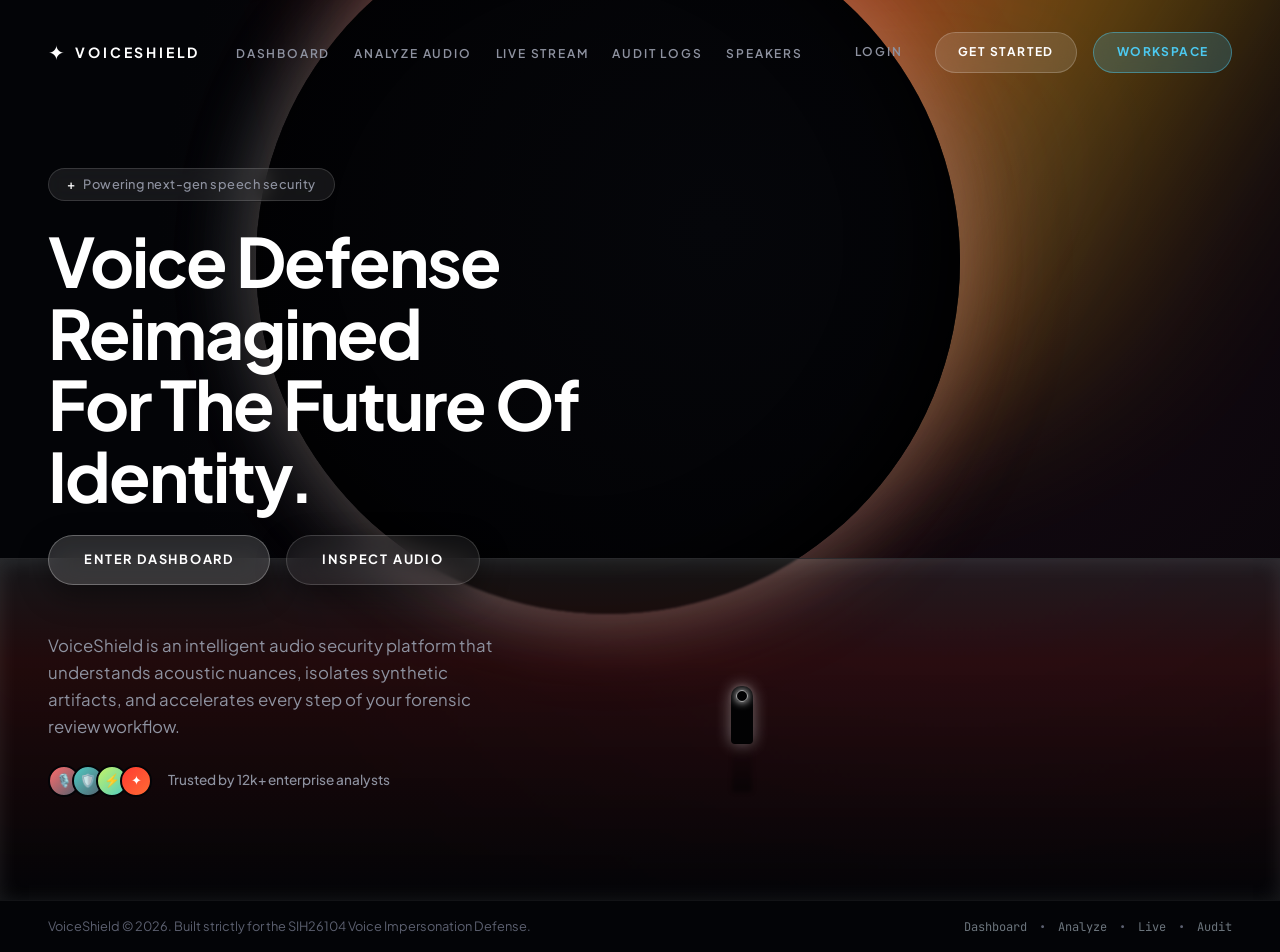
<file: frontend/index.html>
<!DOCTYPE html>
<html lang="en">
<head>
  <meta charset="UTF-8">
  <meta name="viewport" content="width=device-width, initial-scale=1.0">
  <title>VoiceShield — Voice Defense Reimagined</title>
  <meta name="description" content="Next-generation voice clone detection and forensic audio defense platform.">

  <!-- Typography & Icons -->
  <link rel="preconnect" href="https://fonts.googleapis.com">
  <link rel="preconnect" href="https://fonts.gstatic.com" crossorigin>
  <link href="https://fonts.googleapis.com/css2?family=Plus+Jakarta+Sans:wght@300;400;500;600;700;800&family=JetBrains+Mono:wght@400;500&display=swap" rel="stylesheet">
  <link rel="stylesheet" href="https://cdnjs.cloudflare.com/ajax/libs/font-awesome/6.5.1/css/all.min.css">

  <!-- Bootstrap 5 CSS -->
  <link href="https://cdn.jsdelivr.net/npm/bootstrap@5.3.3/dist/css/bootstrap.min.css" rel="stylesheet">

  <!-- Stylesheets -->
  <link rel="stylesheet" href="css/style.css">
  <link rel="stylesheet" href="css/responsive.css">
</head>
<body class="editorial-body">

  <!-- Top Navigation Bar -->
  <nav class="navbar navbar-expand-lg navbar-cinematic">
    <div class="container-fluid px-lg-5">
      <!-- Brand Link -->
      <a class="brand-link" href="index.html">
        <span class="brand-glyph">✦</span>
        <span class="brand-title">VOICESHIELD</span>
      </a>

      <button class="navbar-toggler border-0 text-white" type="button" data-bs-toggle="collapse" data-bs-target="#cinematicNav" aria-controls="cinematicNav" aria-expanded="false" aria-label="Toggle navigation">
        <i class="fa-solid fa-bars"></i>
      </button>

      <!-- Exact VoiceShield Workspace Routes -->
      <div class="collapse navbar-collapse" id="cinematicNav">
        <ul class="navbar-nav mx-auto align-items-center gap-4 my-3 my-lg-0">
          <li class="nav-item">
            <a class="nav-link-cinematic" href="dashboard.html">DASHBOARD</a>
          </li>
          <li class="nav-item">
            <a class="nav-link-cinematic" href="analyze.html">ANALYZE AUDIO</a>
          </li>
          <li class="nav-item">
            <a class="nav-link-cinematic" href="live-analysis.html">LIVE STREAM</a>
          </li>
          <li class="nav-item">
            <a class="nav-link-cinematic" href="history.html">AUDIT LOGS</a>
          </li>
          <li class="nav-item">
            <a class="nav-link-cinematic" href="speaker-profile.html">SPEAKERS</a>
          </li>
        </ul>

        <!-- Direct Authentication & Entry Actions -->
        <div class="d-flex align-items-center gap-3">
          <a class="btn-text-login" href="login.html">LOGIN</a>
          <a class="btn-cinematic-pill" href="register.html">GET STARTED</a>
          <a class="btn-cinematic-pill" href="dashboard.html" style="background: rgba(76, 201, 240, 0.2); border-color: rgba(76, 201, 240, 0.45); color: #4CC9F0 !important;">WORKSPACE</a>
        </div>
      </div>
    </div>
  </nav>

  <!-- Hero Stage -->
  <main class="hero-cinematic">
    
    <!-- Cosmic Aurora Background Canvas -->
    <div class="cosmic-canvas" aria-hidden="true">
      <div class="aurora-glow-red"></div>
      <div class="aurora-glow-cyan"></div>
      <div class="celestial-eclipse"></div>
      <div class="water-reflection-plane"></div>
      <div class="solitary-observer">
        <div class="observer-figure"></div>
        <div class="observer-reflection"></div>
      </div>
    </div>

    <!-- Foreground Content Column -->
    <div class="container-fluid px-lg-5 hero-content-layer">
      <div class="hero-copy-wrapper">
        
        <!-- Pill Header -->
        <div class="category-pill mb-4">
          <span class="pill-plus">+</span>
          <span>Powering next-gen speech security</span>
        </div>

        <!-- Editorial Display Headline -->
        <h1 class="hero-headline mb-4">
          Voice Defense Reimagined<br>
          For The Future Of<br>
          Identity.
        </h1>

        <!-- Primary Action Buttons directly opening core modules -->
        <div class="d-flex flex-wrap gap-3 mb-5">
          <a href="dashboard.html" class="btn-translucent-pill">
            <span>ENTER DASHBOARD</span>
          </a>
          <a href="analyze.html" class="btn-translucent-pill" style="background: rgba(255, 255, 255, 0.06); border-color: rgba(255, 255, 255, 0.16);">
            <span>INSPECT AUDIO</span>
          </a>
        </div>

        <!-- Description Paragraph -->
        <p class="hero-subtext mb-4">
          VoiceShield is an intelligent audio security platform that understands acoustic nuances, isolates synthetic artifacts, and accelerates every step of your forensic review workflow.
        </p>

        <!-- Social Proof Strip -->
        <div class="proof-strip">
          <div class="avatar-cluster">
            <span class="avatar-dot avatar-1">🎙️</span>
            <span class="avatar-dot avatar-2">🛡️</span>
            <span class="avatar-dot avatar-3">⚡</span>
            <span class="avatar-dot avatar-4">✦</span>
          </div>
          <span class="proof-label">Trusted by 12k+ enterprise analysts</span>
        </div>

      </div>
    </div>

  </main>

  <!-- Minimalist Sticky Footer -->
  <footer class="footer-cinematic py-3">
    <div class="container-fluid px-lg-5 d-flex flex-column flex-md-row justify-content-between align-items-center gap-2">
      <div class="brand-footer-text">
        VoiceShield &copy; 2026. Built strictly for the SIH26104 Voice Impersonation Defense.
      </div>
      <div class="footer-meta-links font-mono">
        <a href="dashboard.html" class="text-decoration-none text-secondary">Dashboard</a> &bull; 
        <a href="analyze.html" class="text-decoration-none text-secondary">Analyze</a> &bull; 
        <a href="live-analysis.html" class="text-decoration-none text-secondary">Live</a> &bull; 
        <a href="history.html" class="text-decoration-none text-secondary">Audit</a>
      </div>
    </div>
  </footer>

  <!-- Bootstrap 5 JavaScript Bundle -->
  <script src="https://cdn.jsdelivr.net/npm/bootstrap@5.3.3/dist/js/bootstrap.bundle.min.js"></script>

  <!-- Core Redirect Scripts -->
  <script src="js/config.js"></script>
  <script src="js/auth.js"></script>
  <script>
    // Auto-forward active analyst sessions
    if (typeof Auth !== 'undefined' && typeof Auth.isAuthenticated === 'function') {
      if (Auth.isAuthenticated()) {
        window.location.href = 'dashboard.html';
      }
    }
  </script>
</body>
</html>
</file>
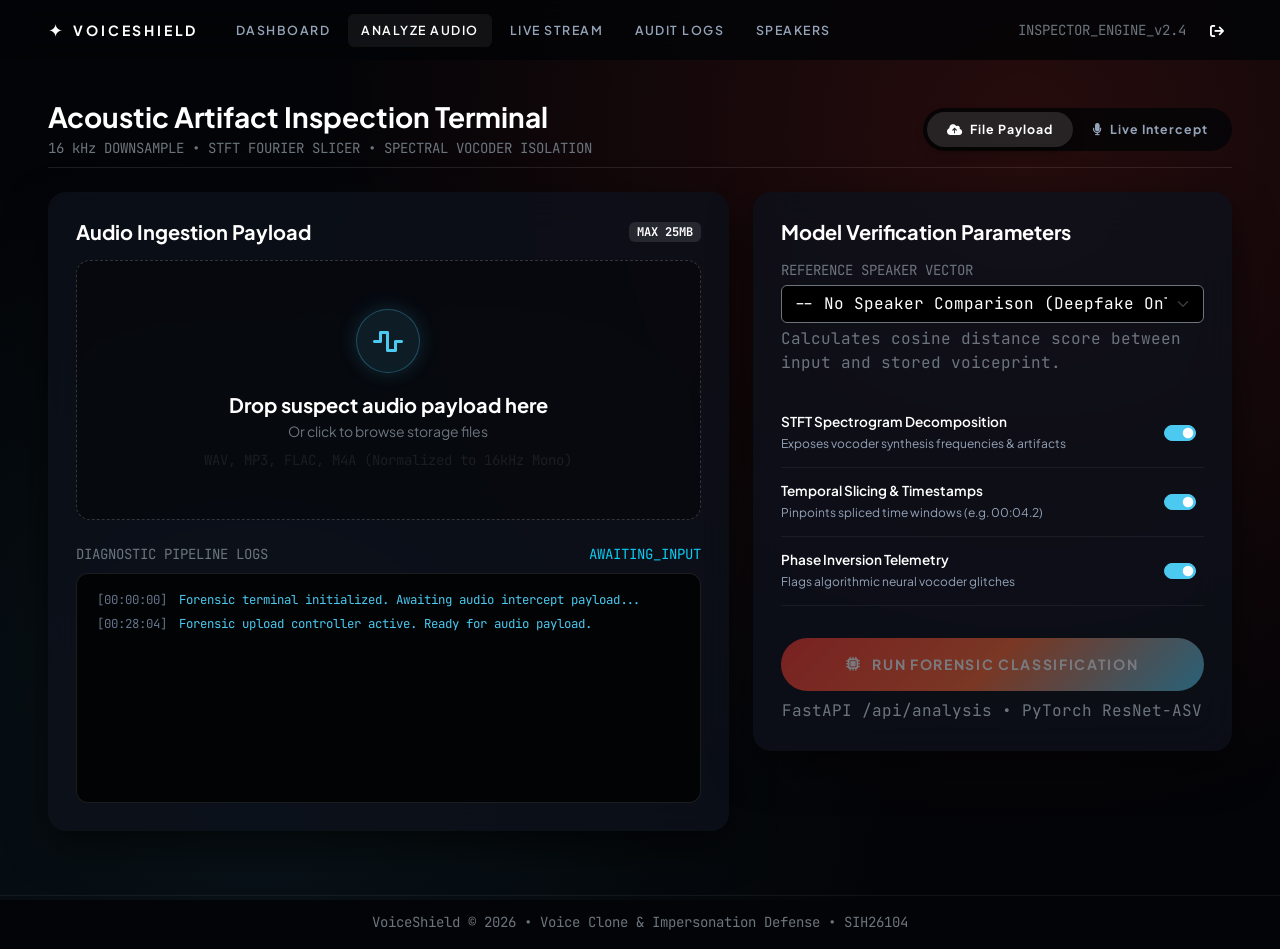
<file: frontend/analyze.html>
<!DOCTYPE html>
<html lang="en">
<head>
  <meta charset="UTF-8">
  <meta name="viewport" content="width=device-width, initial-scale=1.0">
  <title>Forensic Audio Analyzer — VoiceShield</title>
  <meta name="description" content="Acoustic artifact inspection and AI synthetic voice classifier terminal.">

  <!-- Typography & Icons -->
  <link rel="preconnect" href="https://fonts.googleapis.com">
  <link rel="preconnect" href="https://fonts.gstatic.com" crossorigin>
  <link href="https://fonts.googleapis.com/css2?family=Plus+Jakarta+Sans:wght@300;400;500;600;700;800&family=JetBrains+Mono:wght@400;500;600;700&display=swap" rel="stylesheet">
  <link rel="stylesheet" href="https://cdnjs.cloudflare.com/ajax/libs/font-awesome/6.5.1/css/all.min.css">

  <!-- Bootstrap 5 CSS -->
  <link href="https://cdn.jsdelivr.net/npm/bootstrap@5.3.3/dist/css/bootstrap.min.css" rel="stylesheet">

  <!-- External Stylesheets (Zero Inline CSS) -->
  <link rel="stylesheet" href="css/style.css">
  <link rel="stylesheet" href="css/analyze.css">
  <link rel="stylesheet" href="css/responsive.css">
</head>
<body class="editorial-body">

  <div class="analyzer-bg-canvas" aria-hidden="true"></div>

  <!-- Top App Navigation -->
  <header class="app-navbar">
    <div class="container-fluid px-lg-5 d-flex justify-content-between align-items-center">
      <div class="d-flex align-items-center gap-4">
        <a class="brand-link" href="index.html">
          <span class="brand-glyph">✦</span>
          <span class="brand-title">VOICESHIELD</span>
        </a>

        <nav class="d-none d-md-flex gap-1">
          <a class="nav-link-ws" href="dashboard.html">DASHBOARD</a>
          <a class="nav-link-ws active" href="analyze.html">ANALYZE AUDIO</a>
          <a class="nav-link-ws" href="live-analysis.html">LIVE STREAM</a>
          <a class="nav-link-ws" href="history.html">AUDIT LOGS</a>
          <a class="nav-link-ws" href="speaker-profile.html">SPEAKERS</a>
        </nav>
      </div>

      <div class="d-flex align-items-center gap-3">
        <span class="font-mono text-secondary small d-none d-sm-inline-block">INSPECTOR_ENGINE_v2.4</span>
        <button class="btn btn-sm btn-outline-secondary border-0 text-white" id="logoutBtn" title="Sign Out">
          <i class="fa-solid fa-arrow-right-from-bracket"></i>
        </button>
      </div>
    </div>
  </header>

  <!-- Main Analysis Stage -->
  <main class="analyzer-viewport">
    <div class="container-fluid px-lg-5">

      <!-- Header & Tab Controls -->
      <div class="d-flex flex-column flex-md-row justify-content-between align-items-start align-items-md-center gap-3 mb-4 pb-2 border-bottom border-white border-opacity-10">
        <div>
          <h1 class="h3 fw-bold mb-1">Acoustic Artifact Inspection Terminal</h1>
          <p class="text-secondary small mb-0 font-mono">16 kHz DOWNSAMPLE &bull; STFT FOURIER SLICER &bull; SPECTRAL VOCODER ISOLATION</p>
        </div>
        
        <div class="mode-tab-group">
          <button type="button" class="mode-tab-btn active" id="tabUploadBtn">
            <i class="fa-solid fa-cloud-arrow-up me-1"></i> File Payload
          </button>
          <button type="button" class="mode-tab-btn" id="tabRecordBtn">
            <i class="fa-solid fa-microphone me-1"></i> Live Intercept
          </button>
        </div>
      </div>

      <!-- Workbench Grid -->
      <div class="row g-4">
        
        <!-- Left: Audio Ingestion -->
        <div class="col-lg-7">
          <div class="glass-card">
            
            <div class="d-flex justify-content-between align-items-center mb-3">
              <h5 class="fw-bold mb-0">Audio Ingestion Payload</h5>
              <span class="badge bg-secondary bg-opacity-25 font-mono text-cyan small">MAX 25MB</span>
            </div>

            <!-- Upload Dropzone -->
            <div id="uploadContainer">
              <input type="file" id="audioFileInput" class="d-none" accept=".wav,.mp3,.flac,.m4a">
              <div class="dropzone-box" id="dropZone">
                <div class="upload-icon-circle">
                  <i class="fa-solid fa-wave-square"></i>
                </div>
                <h5 class="fw-bold mb-1">Drop suspect audio payload here</h5>
                <p class="text-secondary small mb-2">Or click to browse storage files</p>
                <div class="font-mono text-muted small">WAV, MP3, FLAC, M4A (Normalized to 16kHz Mono)</div>
              </div>
            </div>

            <!-- Live Mic Recorder Panel -->
            <div id="recordContainer" class="recorder-panel">
              <div class="mb-3">
                <button type="button" class="btn-record-mic" id="recordMicBtn">
                  <i class="fa-solid fa-microphone" id="recordIcon"></i>
                </button>
              </div>
              <h5 class="fw-bold mb-1" id="recordStatusTitle">Press to Record Microphone</h5>
              <div class="font-mono text-secondary small mb-3" id="recordTimer">00:00:00</div>
              <p class="text-secondary small max-w-sm mx-auto">
                Records lossless uncompressed mono audio directly from client workstation microphone input.
              </p>
            </div>

            <!-- Staged File Card -->
            <div class="staged-file-card" id="stagedFileCard">
              <div class="d-flex align-items-center gap-3 overflow-hidden">
                <i class="fa-solid fa-file-audio text-cyan fs-4"></i>
                <div class="overflow-hidden">
                  <div class="text-white fw-bold text-truncate font-mono" id="stagedFileName">sample.wav</div>
                  <div class="text-secondary small font-mono" id="stagedFileSize">0.00 MB</div>
                </div>
              </div>
              <div class="d-flex align-items-center gap-2">
                <audio id="audioPreview" controls class="d-none d-md-block audio-preview-bar"></audio>
                <button type="button" class="btn btn-sm btn-outline-danger border-0" id="clearStagedBtn" title="Remove file">
                  <i class="fa-solid fa-trash-can"></i>
                </button>
              </div>
            </div>

            <!-- Telemetry Output Console -->
            <div class="mt-4">
              <div class="d-flex justify-content-between align-items-center mb-2">
                <span class="font-mono text-secondary small text-uppercase">Diagnostic Pipeline Logs</span>
                <span class="font-mono text-info small" id="pipelineStatusBadge">AWAITING_INPUT</span>
              </div>
              <div class="terminal-console" id="terminalLog">
                <div class="terminal-line">
                  <span class="terminal-time">[00:00:00]</span>
                  <span>Forensic terminal initialized. Awaiting audio intercept payload...</span>
                </div>
              </div>
            </div>

          </div>
        </div>

        <!-- Right: Verification Parameters -->
        <div class="col-lg-5">
          <div class="glass-card">
            
            <h5 class="fw-bold mb-3">Model Verification Parameters</h5>

            <!-- Target Speaker Vector Selector -->
            <div class="mb-4">
              <label for="speakerSelect" class="font-mono text-secondary small text-uppercase mb-1 d-block">
                Reference Speaker Vector
              </label>
              <select id="speakerSelect" class="form-select bg-black text-white border-secondary font-mono">
                <option value="">-- No Speaker Comparison (Deepfake Only) --</option>
                <option value="spk_01">Satya Nadella [Enrolled: 2026-08-14]</option>
                <option value="spk_02">Tim Cook [Enrolled: 2026-07-29]</option>
                <option value="spk_03">Sam Altman [Enrolled: 2026-08-01]</option>
              </select>
              <div class="font-mono text-secondary text-xs mt-1">
                Calculates cosine distance score between input and stored voiceprint.
              </div>
            </div>

            <!-- Analysis Option Switches -->
            <div class="param-switch-row">
              <div>
                <div class="param-title">STFT Spectrogram Decomposition</div>
                <div class="param-caption">Exposes vocoder synthesis frequencies &amp; artifacts</div>
              </div>
              <div class="form-check form-switch m-0">
                <input class="form-check-input form-check-input-cyan" type="checkbox" id="paramSpectro" checked>
              </div>
            </div>

            <div class="param-switch-row">
              <div>
                <div class="param-title">Temporal Slicing &amp; Timestamps</div>
                <div class="param-caption">Pinpoints spliced time windows (e.g. 00:04.2)</div>
              </div>
              <div class="form-check form-switch m-0">
                <input class="form-check-input form-check-input-cyan" type="checkbox" id="paramTemporal" checked>
              </div>
            </div>

            <div class="param-switch-row">
              <div>
                <div class="param-title">Phase Inversion Telemetry</div>
                <div class="param-caption">Flags algorithmic neural vocoder glitches</div>
              </div>
              <div class="form-check form-switch m-0">
                <input class="form-check-input form-check-input-cyan" type="checkbox" id="paramPhase" checked>
              </div>
            </div>

            <!-- Launch Button -->
            <div class="mt-4 pt-2">
              <button type="button" class="btn-launch-analysis" id="launchAnalysisBtn" disabled>
                <i class="fa-solid fa-microchip"></i>
                <span id="launchBtnText">Run Forensic Classification</span>
              </button>
              <div class="font-mono text-center text-secondary text-xs mt-2">
                FastAPI /api/analysis &bull; PyTorch ResNet-ASV
              </div>
            </div>

          </div>
        </div>

      </div>

    </div>
  </main>

  <footer class="footer-cinematic py-3 text-center">
    <div class="container font-mono small text-secondary">
      VoiceShield &copy; 2026 &bull; Voice Clone &amp; Impersonation Defense &bull; SIH26104
    </div>
  </footer>

  <!-- Scripts -->
  <script src="https://cdn.jsdelivr.net/npm/bootstrap@5.3.3/dist/js/bootstrap.bundle.min.js"></script>
  <script src="js/config.js"></script>
  <script src="js/utils.js"></script>
  <script src="js/api.js"></script>
  <script src="js/auth.js"></script>
  <script src="js/recorder.js"></script>
  <script src="js/upload.js"></script>
</body>
</html>
</file>
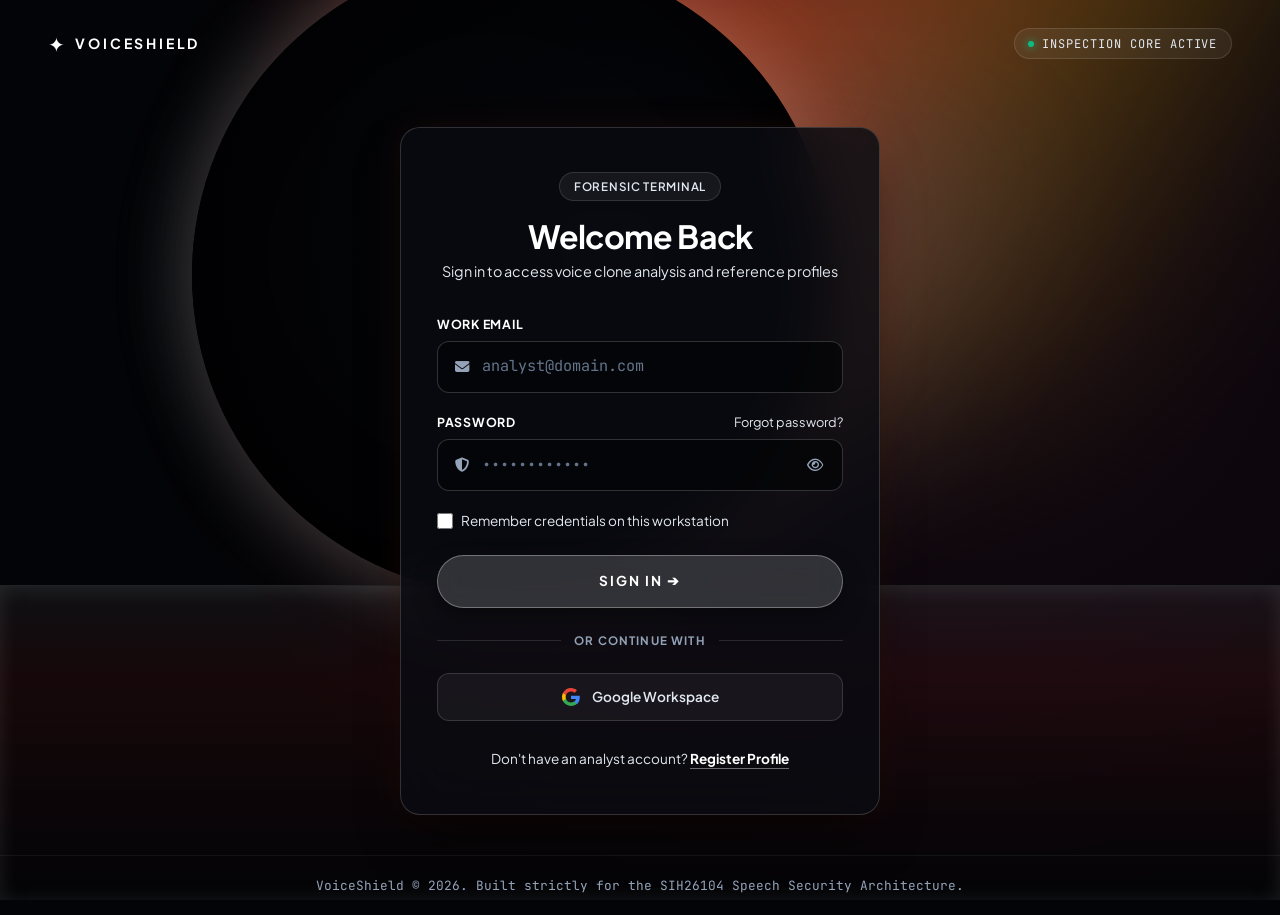
<file: frontend/history.html>
<!DOCTYPE html>
<html lang="en">
<head>
  <meta charset="UTF-8">
  <meta name="viewport" content="width=device-width, initial-scale=1.0">
  <title>Forensic Audit Ledger — VoiceShield</title>
  <meta name="description" content="Immutable history ledger of acoustic voice scans, deepfake verdicts, and telemetry logs.">

  <!-- Typography & Icons -->
  <link rel="preconnect" href="https://fonts.googleapis.com">
  <link rel="preconnect" href="https://fonts.gstatic.com" crossorigin>
  <link href="https://fonts.googleapis.com/css2?family=Plus+Jakarta+Sans:wght@300;400;500;600;700;800&family=JetBrains+Mono:wght@400;500;600;700&display=swap" rel="stylesheet">
  <link rel="stylesheet" href="https://cdnjs.cloudflare.com/ajax/libs/font-awesome/6.5.1/css/all.min.css">

  <!-- Bootstrap 5 CSS -->
  <link href="https://cdn.jsdelivr.net/npm/bootstrap@5.3.3/dist/css/bootstrap.min.css" rel="stylesheet">

  <!-- External Stylesheets (Zero Inline CSS) -->
  <link rel="stylesheet" href="css/style.css">
  <link rel="stylesheet" href="css/history.css">
  <link rel="stylesheet" href="css/responsive.css">
</head>
<body class="editorial-body">

  <div class="history-bg-canvas" aria-hidden="true"></div>

  <!-- Top Application Navbar -->
  <header class="app-navbar">
    <div class="container-fluid px-lg-5 d-flex justify-content-between align-items-center">
      <div class="d-flex align-items-center gap-4">
        <a class="brand-link" href="index.html">
          <span class="brand-glyph">✦</span>
          <span class="brand-title">VOICESHIELD</span>
        </a>

        <nav class="d-none d-md-flex gap-1">
          <a class="nav-link-ws" href="dashboard.html">DASHBOARD</a>
          <a class="nav-link-ws" href="analyze.html">ANALYZE AUDIO</a>
          <a class="nav-link-ws" href="live-analysis.html">LIVE STREAM</a>
          <a class="nav-link-ws active" href="history.html">AUDIT LOGS</a>
          <a class="nav-link-ws" href="speaker-profile.html">SPEAKERS</a>
        </nav>
      </div>

      <div class="d-flex align-items-center gap-3">
        <a class="btn-inspect-pill" href="analyze.html">
          <i class="fa-solid fa-plus"></i>
          <span>New Analysis</span>
        </a>
        <button class="btn btn-sm btn-outline-secondary border-0 text-white" id="logoutBtn" title="Sign Out">
          <i class="fa-solid fa-arrow-right-from-bracket"></i>
        </button>
      </div>
    </div>
  </header>

  <!-- Main Viewport -->
  <main class="history-viewport">
    <div class="container-fluid px-lg-5">

      <!-- Header & Stats Summary -->
      <div class="d-flex flex-column flex-md-row justify-content-between align-items-start align-items-md-center gap-3 mb-4 pb-2 border-bottom border-white border-opacity-10">
        <div>
          <h1 class="h3 fw-bold mb-1">Forensic Audit Ledger</h1>
          <p class="text-secondary small mb-0 font-mono">ENCRYPTED TELEMETRY STORE &bull; IMMUTABLE EVENT RETENTION &bull; FASTAPI SYNC</p>
        </div>

        <div class="d-flex align-items-center gap-2">
          <button type="button" class="btn-action-outline font-mono" id="btnExportAllCsv">
            <i class="fa-solid fa-file-csv me-1"></i> Export CSV
          </button>
          <button type="button" class="btn-action-outline font-mono" id="btnExportAllJson">
            <i class="fa-solid fa-file-code me-1"></i> Export JSON
          </button>
        </div>
      </div>

      <!-- Quick Metrics Ribbon -->
      <div class="row g-3 mb-4">
        <div class="col-md-3 col-6">
          <div class="glass-card py-3 px-4">
            <div class="metric-meta-label">Total Ingested Records</div>
            <div class="metric-digit font-mono text-white" id="totalRecordsCount">0</div>
          </div>
        </div>
        <div class="col-md-3 col-6">
          <div class="glass-card py-3 px-4">
            <div class="metric-meta-label">Critical Clones Flagged</div>
            <div class="metric-digit font-mono text-danger" id="criticalClonesCount">0</div>
          </div>
        </div>
        <div class="col-md-3 col-6">
          <div class="glass-card py-3 px-4">
            <div class="metric-meta-label">Verified Authentic</div>
            <div class="metric-digit font-mono text-success" id="authenticCount">0</div>
          </div>
        </div>
        <div class="col-md-3 col-6">
          <div class="glass-card py-3 px-4">
            <div class="metric-meta-label">Biometric Verification Scans</div>
            <div class="metric-digit font-mono text-info" id="biometricCount">0</div>
          </div>
        </div>
      </div>

      <!-- Ledger Filter Controls -->
      <div class="glass-card mb-4 p-3">
        <div class="row g-3 align-items-center">
          
          <!-- Search Input -->
          <div class="col-lg-5 col-md-6">
            <div class="input-wrapper">
              <input 
                type="text" 
                class="form-control-vs font-mono" 
                id="searchFilterInput" 
                placeholder="Search by file name, Scan ID, or speaker profile..."
              >
              <i class="fa-solid fa-magnifying-glass input-icon-left"></i>
            </div>
          </div>

          <!-- Risk Level Filter -->
          <div class="col-lg-3 col-md-3">
            <select class="form-select bg-black text-white border-secondary font-mono filter-dropdown" id="riskLevelSelect">
              <option value="ALL">All Risk Classifications</option>
              <option value="CRITICAL">Critical Clones (&gt;70%)</option>
              <option value="MEDIUM">Medium / Anomalous (40%-70%)</option>
              <option value="LOW">Low / Authentic (&lt;40%)</option>
            </select>
          </div>

          <!-- Time Sort Option -->
          <div class="col-lg-2 col-md-3">
            <select class="form-select bg-black text-white border-secondary font-mono filter-dropdown" id="timeSortSelect">
              <option value="NEWEST">Newest First</option>
              <option value="OLDEST">Oldest First</option>
              <option value="RISK_HIGH">Highest Risk</option>
            </select>
          </div>

          <!-- Clear Filters -->
          <div class="col-lg-2 col-md-12 text-md-end">
            <button type="button" class="btn-clear-filter font-mono w-100" id="btnClearFilters">
              <i class="fa-solid fa-arrows-rotate me-1"></i> Reset
            </button>
          </div>

        </div>
      </div>

      <!-- Ledger Data Table -->
      <div class="glass-card p-0 overflow-hidden">
        <div class="table-responsive">
          <table class="table-editorial font-mono mb-0" id="historyTable">
            <thead>
              <tr>
                <th>Scan Identifier</th>
                <th>Target Audio Payload</th>
                <th>Classification</th>
                <th>Clone Confidence</th>
                <th>Speaker Profile</th>
                <th>Ingestion Timestamp</th>
                <th class="text-end">Actions</th>
              </tr>
            </thead>
            <tbody id="historyTableBody">
              <tr>
                <td colspan="7" class="text-center text-secondary py-5">
                  <div class="spinner-border spinner-border-sm text-info me-2" role="status"></div>
                  Loading historical forensic audit trail...
                </td>
              </tr>
            </tbody>
          </table>
        </div>

        <!-- Pagination Dock -->
        <div class="pagination-dock d-flex flex-column flex-sm-row justify-content-between align-items-center px-4 py-3 border-top border-white border-opacity-10">
          <div class="text-secondary small font-mono mb-2 mb-sm-0" id="paginationInfo">
            Showing records 0 to 0 of 0
          </div>
          
          <div class="d-flex align-items-center gap-2">
            <button type="button" class="btn-page-step" id="btnPrevPage" disabled>
              <i class="fa-solid fa-chevron-left"></i>
            </button>
            <span class="font-mono text-white small px-2" id="currentPageDisplay">Page 1</span>
            <button type="button" class="btn-page-step" id="btnNextPage" disabled>
              <i class="fa-solid fa-chevron-right"></i>
            </button>
          </div>
        </div>

      </div>

    </div>
  </main>

  <!-- Sticky Footer -->
  <footer class="footer-cinematic py-3 text-center">
    <div class="container font-mono small text-secondary">
      VoiceShield &copy; 2026 &bull; Voice Clone &amp; Impersonation Defense &bull; SIH26104
    </div>
  </footer>

  <!-- Bootstrap 5 JavaScript Bundle -->
  <script src="https://cdn.jsdelivr.net/npm/bootstrap@5.3.3/dist/js/bootstrap.bundle.min.js"></script>

  <!-- Complete Dependency Chain -->
  <script src="js/config.js"></script>
  <script src="js/utils.js"></script>
  <script src="js/api.js"></script>
  <script src="js/auth.js"></script>
  <script src="js/history.js"></script>

  <script>
    if (typeof Auth !== 'undefined' && typeof Auth.requireAuth === 'function') {
      Auth.requireAuth();
    }
  </script>
</body>
</html>
</file>
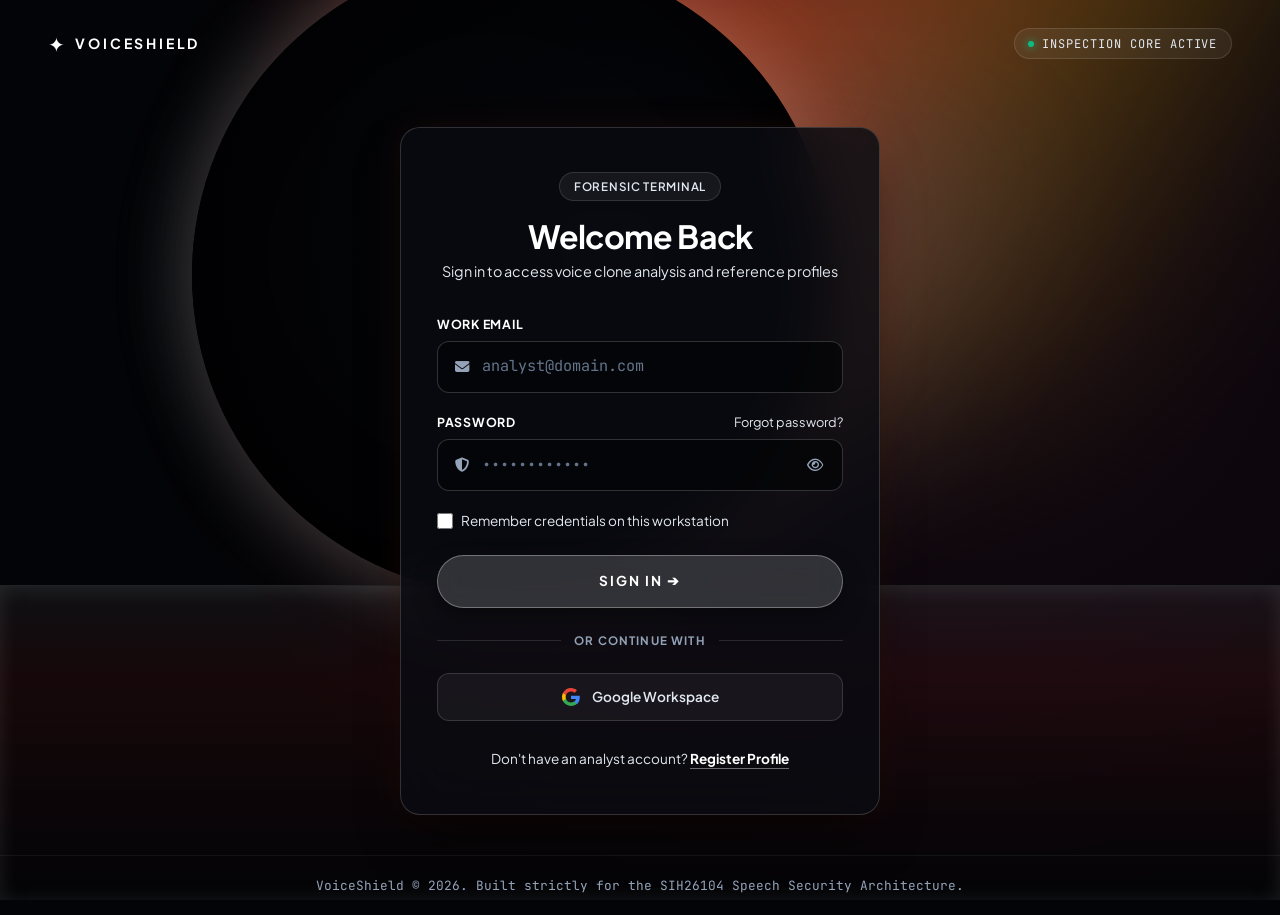
<file: frontend/live-analysis.html>
<!DOCTYPE html>
<html lang="en">
<head>
  <meta charset="UTF-8">
  <meta name="viewport" content="width=device-width, initial-scale=1.0">
  <title>Real-Time Intercept Stream — VoiceShield</title>
  <meta name="description" content="Sub-second low-latency acoustic stream classifier and live clone alert monitor.">

  <!-- Typography & Icons -->
  <link rel="preconnect" href="https://fonts.googleapis.com">
  <link rel="preconnect" href="https://fonts.gstatic.com" crossorigin>
  <link href="https://fonts.googleapis.com/css2?family=Plus+Jakarta+Sans:wght@300;400;500;600;700;800&family=JetBrains+Mono:wght@400;500;600;700&display=swap" rel="stylesheet">
  <link rel="stylesheet" href="https://cdnjs.cloudflare.com/ajax/libs/font-awesome/6.5.1/css/all.min.css">

  <!-- Bootstrap 5 CSS -->
  <link href="https://cdn.jsdelivr.net/npm/bootstrap@5.3.3/dist/css/bootstrap.min.css" rel="stylesheet">

  <!-- Stylesheets (Strict Decoupling) -->
  <link rel="stylesheet" href="css/style.css">
  <link rel="stylesheet" href="css/live-analysis.css">
  <link rel="stylesheet" href="css/responsive.css">
</head>
<body class="editorial-body">

  <div class="live-bg-canvas" aria-hidden="true"></div>

  <!-- Top Application Navbar -->
  <header class="app-navbar">
    <div class="container-fluid px-lg-5 d-flex justify-content-between align-items-center">
      <div class="d-flex align-items-center gap-4">
        <a class="brand-link" href="index.html">
          <span class="brand-glyph">✦</span>
          <span class="brand-title">VOICESHIELD</span>
        </a>

        <nav class="d-none d-md-flex gap-1">
          <a class="nav-link-ws" href="dashboard.html">DASHBOARD</a>
          <a class="nav-link-ws" href="analyze.html">ANALYZE AUDIO</a>
          <a class="nav-link-ws active" href="live-analysis.html">LIVE STREAM</a>
          <a class="nav-link-ws" href="history.html">AUDIT LOGS</a>
          <a class="nav-link-ws" href="speaker-profile.html">SPEAKERS</a>
        </nav>
      </div>

      <div class="d-flex align-items-center gap-3">
        <div class="ws-connection-pill font-mono" id="connectionStatusPill">
          <span class="ws-status-dot" id="wsStatusDot"></span>
          <span id="wsStatusText">DISCONNECTED</span>
        </div>
        <button class="btn btn-sm btn-outline-secondary border-0 text-white" id="logoutBtn" title="Sign Out">
          <i class="fa-solid fa-arrow-right-from-bracket"></i>
        </button>
      </div>
    </div>
  </header>

  <!-- Main Viewport -->
  <main class="live-viewport">
    <div class="container-fluid px-lg-5">

      <!-- Stream Header & Hardware Controls -->
      <div class="d-flex flex-column flex-md-row justify-content-between align-items-start align-items-md-center gap-3 mb-4 pb-2 border-bottom border-white border-opacity-10">
        <div>
          <div class="d-flex align-items-center gap-2">
            <h1 class="h3 fw-bold mb-0">Live Intercept Telemetry</h1>
            <span class="badge bg-danger bg-opacity-25 text-danger font-mono small animate-pulse" id="liveBadge" style="display: none;">● STREAMING</span>
          </div>
          <p class="text-secondary small mb-0 font-mono">PROTOCOL: FASTAPI WEBSOCKET (/ws/stream) &bull; BUFFER: 500ms SLICES &bull; SAMPLE RATE: 16.0 kHz</p>
        </div>

        <div class="d-flex align-items-center gap-2">
          <button type="button" class="btn-stream-toggle btn-stream-start" id="btnToggleStream">
            <i class="fa-solid fa-microphone-lines" id="streamBtnIcon"></i>
            <span id="streamBtnText">Initialize Audio Intercept</span>
          </button>
        </div>
      </div>

      <!-- Live Telemetry Monitor Strips -->
      <div class="row g-4 mb-4">
        
        <!-- Live Threat Gauge -->
        <div class="col-lg-4">
          <div class="glass-card h-100 d-flex flex-column justify-content-between">
            <div>
              <div class="d-flex justify-content-between align-items-center mb-2">
                <span class="meta-label">Instantaneous Classification</span>
                <span class="font-mono text-cyan text-xs" id="streamLatencyLabel">RTT: --ms</span>
              </div>

              <div class="live-verdict-title text-success mb-2" id="liveVerdictTitle">MONITOR IDLE</div>
              <p class="text-secondary small mb-4" id="liveVerdictDescription">
                Start stream capture to stream acoustic PCM chunks to the neural classifier.
              </p>
            </div>

            <div>
              <div class="d-flex justify-content-between font-mono small mb-1">
                <span class="text-secondary">Clone Anomaly Likelihood</span>
                <span class="text-white fw-bold" id="liveProbPercent">0.0%</span>
              </div>
              <div class="threat-meter-track">
                <div class="threat-meter-fill bg-success" id="liveThreatMeterFill" style="width: 0%;"></div>
              </div>

              <div class="d-flex justify-content-between font-mono text-secondary text-xs mt-3 pt-2 border-top border-white border-opacity-10">
                <span>CHUNKS EVALUATED: <b class="text-white" id="chunkCounter">0</b></span>
                <span>FLAGS: <b class="text-danger" id="threatFlagCounter">0</b></span>
              </div>
            </div>
          </div>
        </div>

        <!-- Live Oscilloscope & Audio Frequency Visualizer -->
        <div class="col-lg-8">
          <div class="glass-card h-100 d-flex flex-column justify-content-between">
            <div class="d-flex justify-content-between align-items-center mb-2">
              <div>
                <h5 class="fw-bold mb-0">High-Resolution Rolling Oscilloscope</h5>
                <span class="text-secondary small font-mono">Continuous PCM time-domain wave visualization</span>
              </div>
              <div class="d-flex align-items-center gap-2 font-mono text-xs text-secondary">
                <span class="live-dot-green"></span> 16-Bit Mono
              </div>
            </div>

            <!-- Oscilloscope Canvas Frame -->
            <div class="oscilloscope-frame my-2">
              <canvas id="oscilloscopeCanvas" height="150"></canvas>
            </div>

            <div class="d-flex justify-content-between align-items-center font-mono text-secondary text-xs">
              <span>BAND: 20Hz — 8000Hz (NYQUIST LIMIT)</span>
              <span id="bufferStatus">BUFFER: IDLE</span>
            </div>
          </div>
        </div>

      </div>

      <!-- Real-Time Anomaly Ledger & Ingestion Feed -->
      <div class="row g-4">
        
        <!-- Chunk Intercept Feed Table -->
        <div class="col-lg-8">
          <div class="glass-card">
            <div class="d-flex justify-content-between align-items-center mb-3">
              <h5 class="fw-bold mb-0">Rolling Stream Chunk Analysis</h5>
              <button class="btn btn-sm btn-outline-secondary font-mono text-xs py-0 px-2" id="btnClearStreamLogs">
                <i class="fa-solid fa-trash-can me-1"></i> Clear Feed
              </button>
            </div>

            <div class="table-responsive stream-table-wrapper">
              <table class="table-editorial font-mono mb-0" id="streamLogTable">
                <thead>
                  <tr>
                    <th>Slice Window</th>
                    <th>Inference Verdict</th>
                    <th>Clone Probability</th>
                    <th>Vocoder Discontinuity</th>
                    <th>Status</th>
                  </tr>
                </thead>
                <tbody id="streamLogBody">
                  <tr id="emptyStreamRow">
                    <td colspan="5" class="text-center text-secondary py-4">
                      Microphone stream inactive. Click "Initialize Audio Intercept" to commence real-time classification.
                    </td>
                  </tr>
                </tbody>
              </table>
            </div>
          </div>
        </div>

        <!-- Target Speaker Match Telemetry -->
        <div class="col-lg-4">
          <div class="glass-card h-100">
            <h5 class="fw-bold mb-3">Target Speaker Verification</h5>

            <div class="mb-3">
              <label for="liveSpeakerSelect" class="form-label-custom">Compare Against Voiceprint</label>
              <select id="liveSpeakerSelect" class="form-select bg-black text-white border-secondary font-mono small">
                <option value="">-- No Reference (Deepfake Scan Only) --</option>
                <option value="spk_01">Satya Nadella [spk_01]</option>
                <option value="spk_02">Tim Cook [spk_02]</option>
                <option value="spk_03">Sam Altman [spk_03]</option>
              </select>
            </div>

            <div class="speaker-match-indicator p-3 rounded-3 bg-black bg-opacity-40 border border-white border-opacity-10 mb-3">
              <div class="d-flex justify-content-between font-mono small mb-1">
                <span class="text-secondary">Cosine Match Similarity</span>
                <span class="text-white fw-bold" id="speakerMatchScore">--%</span>
              </div>
              <div class="threat-meter-track">
                <div class="threat-meter-fill bg-info" id="speakerMatchFill" style="width: 0%;"></div>
              </div>
              <div class="font-mono text-secondary text-xs mt-2" id="speakerVerificationLabel">
                Awaiting active speaker input for vector comparison.
              </div>
            </div>

            <div class="p-3 rounded-3 bg-black bg-opacity-40 border border-white border-opacity-10">
              <div class="font-mono text-cyan small fw-bold mb-1">SAFETY DISCLOSURE</div>
              <p class="text-secondary small mb-0">
                Live audio processing operates strictly client-to-memory via WebSocket binary frames. No audio is cached on external storage disks during streaming analysis.
              </p>
            </div>

          </div>
        </div>

      </div>

    </div>
  </main>

  <!-- Sticky Footer -->
  <footer class="footer-cinematic py-3 text-center">
    <div class="container font-mono small text-secondary">
      VoiceShield &copy; 2026 &bull; Voice Clone &amp; Impersonation Defense &bull; SIH26104
    </div>
  </footer>

  <!-- Bootstrap 5 JavaScript Bundle -->
  <script src="https://cdn.jsdelivr.net/npm/bootstrap@5.3.3/dist/js/bootstrap.bundle.min.js"></script>

  <!-- Complete Dependency Chain (Linked strictly according to directory structure) -->
  <script src="js/config.js"></script>
  <script src="js/utils.js"></script>
  <script src="js/api.js"></script>
  <script src="js/auth.js"></script>
  <script src="js/websocket.js"></script>
  <script src="js/live-analysis.js"></script>
</body>
</html>
</file>
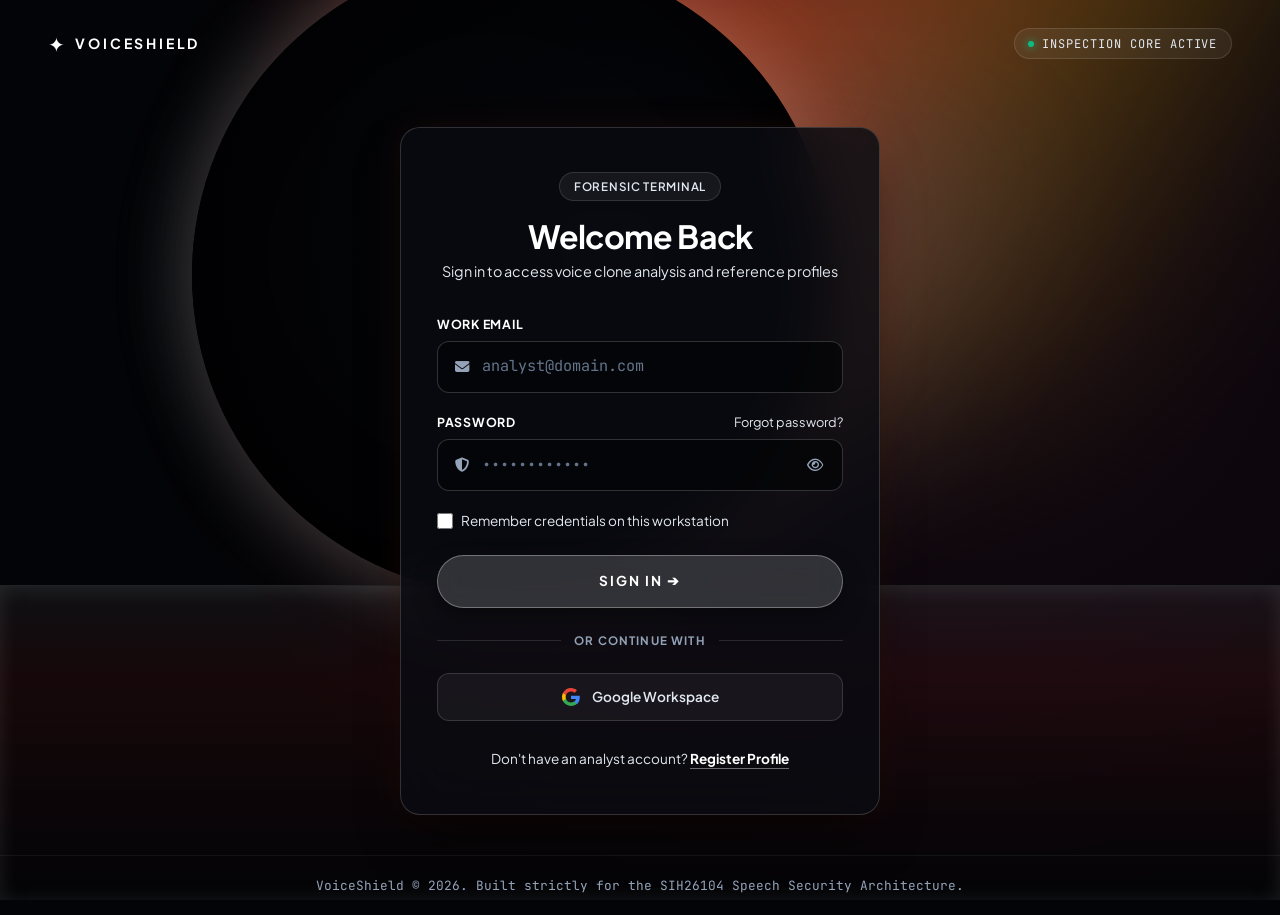
<file: frontend/login.html>
<!DOCTYPE html>
<html lang="en">
<head>
  <meta charset="UTF-8">
  <meta name="viewport" content="width=device-width, initial-scale=1.0">
  <title>Sign In — VoiceShield Defense Portal</title>
  <meta name="description" content="Secure authentication for VoiceShield — AI Voice Impersonation & Deepfake Detection Platform.">

  <!-- Typography & Icons -->
  <link rel="preconnect" href="https://fonts.googleapis.com">
  <link rel="preconnect" href="https://fonts.gstatic.com" crossorigin>
  <link href="https://fonts.googleapis.com/css2?family=Plus+Jakarta+Sans:wght@300;400;500;600;700;800&family=JetBrains+Mono:wght@400;500;600&display=swap" rel="stylesheet">
  <link rel="stylesheet" href="https://cdnjs.cloudflare.com/ajax/libs/font-awesome/6.5.1/css/all.min.css">

  <!-- Bootstrap 5 CSS -->
  <link href="https://cdn.jsdelivr.net/npm/bootstrap@5.3.3/dist/css/bootstrap.min.css" rel="stylesheet">

  <!-- Decoupled Stylesheets -->
  <link rel="stylesheet" href="css/style.css">
  <link rel="stylesheet" href="css/auth.css">
  <link rel="stylesheet" href="css/responsive.css">
</head>
<body>

  <!-- Ambient Atmospheric Horizon Artwork -->
  <div class="cosmic-canvas" aria-hidden="true">
    <div class="aurora-glow-red"></div>
    <div class="aurora-glow-cyan"></div>
    <div class="celestial-eclipse"></div>
    <div class="water-reflection-plane"></div>
  </div>

  <!-- Top Minimalist Nav -->
  <nav class="navbar navbar-cinematic">
    <div class="container-fluid px-lg-5 d-flex justify-content-between align-items-center">
      <a class="brand-link" href="index.html">
        <span class="brand-glyph">✦</span>
        <span class="brand-title">VOICESHIELD</span>
      </a>

      <div class="nav-status-pill font-mono d-none d-sm-inline-flex">
        <span class="pulse-dot"></span>
        <span>Inspection Core Active</span>
      </div>
    </div>
  </nav>

  <!-- Centered Login Box -->
  <main class="auth-viewport">
    <div class="auth-card">
      
      <div class="auth-header">
        <div class="category-tag">
          <span>Forensic Terminal</span>
        </div>
        <h1 class="auth-title">Welcome Back</h1>
        <p class="auth-subtitle">Sign in to access voice clone analysis and reference profiles</p>
      </div>

      <!-- Feedback Alert Box -->
      <div id="authAlert" class="auth-alert" role="alert">
        <i class="fa-solid fa-circle-exclamation me-1"></i>
        <span id="authAlertText">Authentication error</span>
      </div>

      <!-- Login Form -->
      <form id="loginForm" novalidate>
        
        <!-- Email Input -->
        <div class="form-group-custom">
          <div class="label-row">
            <label for="email" class="form-label-custom">Work Email</label>
          </div>
          <div class="input-wrapper">
            <input 
              type="email" 
              id="email" 
              class="form-control-vs font-mono" 
              placeholder="analyst@domain.com" 
              required 
              autocomplete="email"
            >
            <i class="fa-solid fa-envelope input-icon-left"></i>
          </div>
        </div>

        <!-- Password Input -->
        <div class="form-group-custom">
          <div class="label-row">
            <label for="password" class="form-label-custom">Password</label>
            <a href="#" class="forgot-link" id="forgotPasswordLink">Forgot password?</a>
          </div>
          <div class="input-wrapper">
            <input 
              type="password" 
              id="password" 
              class="form-control-vs font-mono" 
              placeholder="••••••••••••" 
              required 
              autocomplete="current-password"
            >
            <i class="fa-solid fa-shield-halved input-icon-left"></i>
            <button 
              type="button" 
              class="toggle-pass-btn" 
              id="togglePasswordBtn" 
              aria-label="Toggle password visibility"
            >
              <i class="fa-regular fa-eye" id="togglePasswordIcon"></i>
            </button>
          </div>
        </div>

        <!-- Remember Me Checkbox -->
        <div class="checkbox-row">
          <input type="checkbox" id="rememberMe">
          <label for="rememberMe">Remember credentials on this workstation</label>
        </div>

        <!-- Submit Button -->
        <button type="submit" class="btn-submit-cinematic" id="submitBtn">
          <span id="btnSpinner" class="spinner-border spinner-border-sm d-none" role="status" aria-hidden="true"></span>
          <span id="btnText">Sign In ➔</span>
        </button>

        <!-- Divider -->
        <div class="or-divider">
          <span>or continue with</span>
        </div>

        <!-- Google OAuth Button -->
        <button type="button" class="btn-sso-translucent" id="btnGoogleSignIn">
          <svg width="18" height="18" viewBox="0 0 24 24">
            <path fill="#4285F4" d="M23.745 12.27c0-.7-.06-1.4-.19-2.07H12v4.51h6.6c-.29 1.52-1.14 2.82-2.4 3.68v3.05h3.88c2.27-2.09 3.665-5.17 3.665-9.17Z"/>
            <path fill="#34A853" d="M12 24c3.24 0 5.95-1.08 7.93-2.91l-3.88-3.05c-1.08.72-2.45 1.16-4.05 1.16-3.12 0-5.77-2.1-6.72-4.93H1.25v3.15C3.26 21.36 7.33 24 12 24Z"/>
            <path fill="#FBBC05" d="M5.28 14.27c-.25-.72-.38-1.49-.38-2.27s.13-1.55.38-2.27V6.58H1.25C.45 8.17 0 9.99 0 12s.45 3.83 1.25 5.42l4.03-3.15Z"/>
            <path fill="#EA4335" d="M12 4.75c1.77 0 3.35.61 4.6 1.8l3.42-3.42C17.95 1.19 15.24 0 12 0 7.33 0 3.26 2.64 1.25 6.58l4.03 3.15c.95-2.83 3.6-4.98 6.72-4.98Z"/>
          </svg>
          <span>Google Workspace</span>
        </button>

      </form>

      <div class="auth-footer">
        Don't have an analyst account? 
        <a href="register.html" class="auth-link-highlight">Register Profile</a>
      </div>

    </div>
  </main>

  <!-- Minimalist Bottom Footer -->
  <footer class="footer-cinematic text-center">
    <div class="container font-mono">
      VoiceShield &copy; 2026. Built strictly for the SIH26104 Speech Security Architecture.
    </div>
  </footer>

  <!-- Bootstrap 5 JavaScript Bundle -->
  <script src="https://cdn.jsdelivr.net/npm/bootstrap@5.3.3/dist/js/bootstrap.bundle.min.js"></script>

  <!-- Core Scripts -->
  <script src="js/config.js"></script>
  <script src="js/utils.js"></script>
  <script src="js/api.js"></script>
  <script src="js/auth.js"></script>
</body>
</html>
</file>
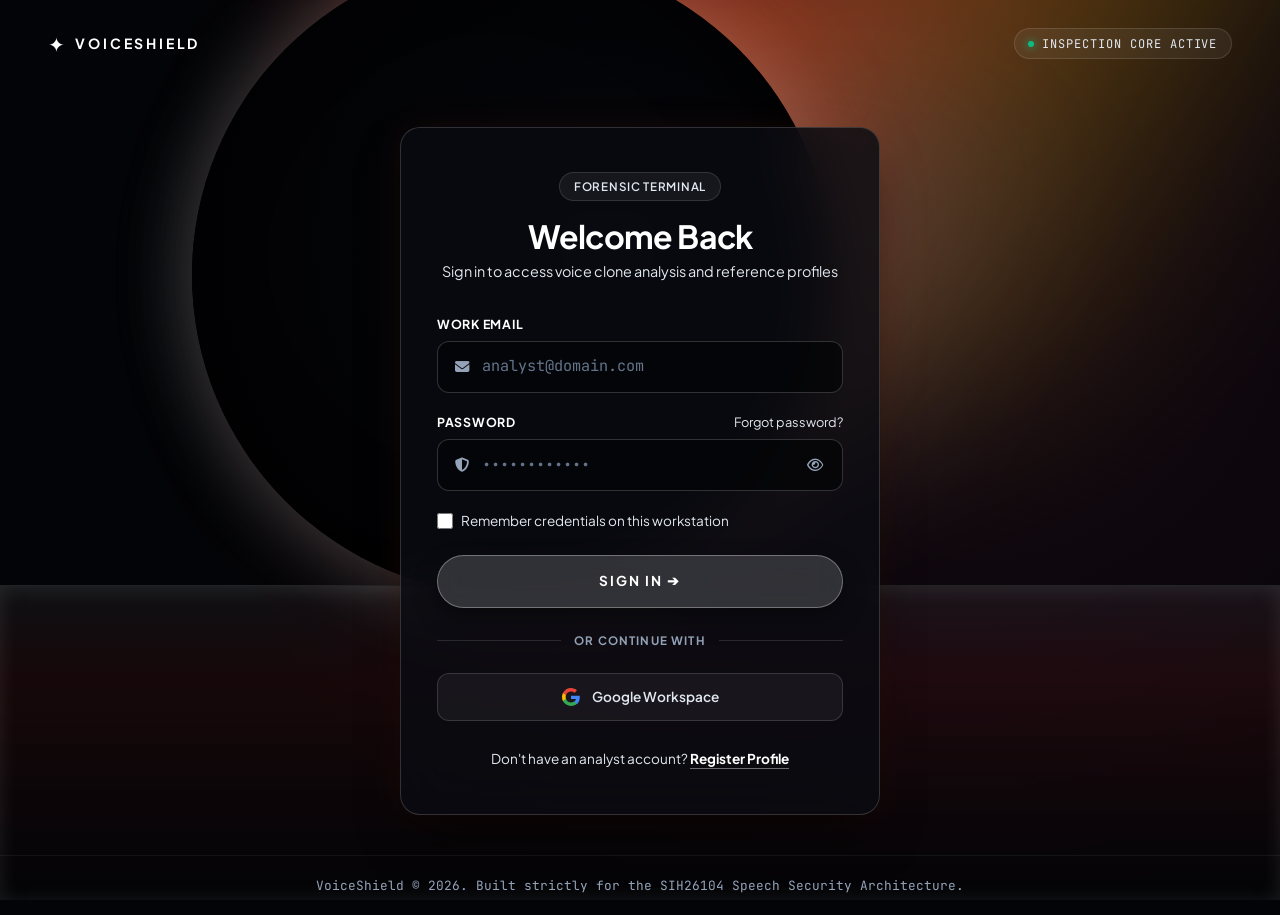
<file: frontend/profile.html>
<!DOCTYPE html>
<html lang="en">
<head>
  <meta charset="UTF-8">
  <meta name="viewport" content="width=device-width, initial-scale=1.0">
  <title>Analyst Profile & Security — VoiceShield</title>
  <meta name="description" content="Security credentials, API access tokens, and workstation profile settings.">

  <!-- Typography & Icons -->
  <link rel="preconnect" href="https://fonts.googleapis.com">
  <link rel="preconnect" href="https://fonts.gstatic.com" crossorigin>
  <link href="https://fonts.googleapis.com/css2?family=Plus+Jakarta+Sans:wght@300;400;500;600;700;800&family=JetBrains+Mono:wght@400;500;600;700&display=swap" rel="stylesheet">
  <link rel="stylesheet" href="https://cdnjs.cloudflare.com/ajax/libs/font-awesome/6.5.1/css/all.min.css">

  <!-- Bootstrap 5 CSS -->
  <link href="https://cdn.jsdelivr.net/npm/bootstrap@5.3.3/dist/css/bootstrap.min.css" rel="stylesheet">

  <!-- Base Custom Stylesheets -->
  <link rel="stylesheet" href="css/style.css">
  <link rel="stylesheet" href="css/responsive.css">

  <style>
    /* ==========================================================================
       VoiceShield — Analyst Station & Profile Theme
       ========================================================================== */
    :root {
      --vs-void: #030407;
      --vs-surface-card: rgba(13, 17, 27, 0.78);
      --vs-border: rgba(255, 255, 255, 0.12);
      --vs-border-glow: rgba(76, 201, 240, 0.35);
      --vs-text-white: #FFFFFF;
      --vs-text-silver: #E2E8F0;
      --vs-text-muted: #94A3B8;
      --vs-cyan: #4CC9F0;
      --vs-flare-red: #FF3B30;
      --vs-danger: #FF4D4D;
      --vs-success: #10B981;
    }

    * {
      box-sizing: border-box;
      margin: 0;
      padding: 0;
    }

    body {
      background-color: var(--vs-void);
      color: var(--vs-text-white);
      font-family: 'Plus Jakarta Sans', -apple-system, BlinkMacSystemFont, "Segoe UI", Roboto, sans-serif;
      min-height: 100vh;
      display: flex;
      flex-direction: column;
      overflow-x: hidden;
      position: relative;
    }

    .font-mono {
      font-family: 'JetBrains Mono', monospace;
    }

    /* Atmospheric Ambient Canvas */
    .profile-bg-canvas {
      position: fixed;
      inset: 0;
      pointer-events: none;
      z-index: 0;
      background: radial-gradient(circle at 82% 14%, rgba(255, 59, 48, 0.12) 0%, transparent 55%),
                  radial-gradient(circle at 18% 85%, rgba(76, 201, 240, 0.08) 0%, transparent 50%),
                  var(--vs-void);
    }

    /* App Navbar */
    .app-navbar {
      background: rgba(3, 4, 7, 0.85);
      backdrop-filter: blur(20px);
      -webkit-backdrop-filter: blur(20px);
      border-bottom: 1px solid var(--vs-border);
      position: sticky;
      top: 0;
      z-index: 100;
      padding: 0.85rem 0;
    }

    .brand-link {
      display: flex;
      align-items: center;
      gap: 0.65rem;
      text-decoration: none;
      color: #FFFFFF;
    }

    .brand-glyph {
      font-size: 1.15rem;
      color: #FFFFFF;
    }

    .brand-title {
      font-weight: 700;
      font-size: 0.875rem;
      letter-spacing: 0.2em;
    }

    .nav-link-ws {
      color: #94A3B8;
      font-size: 0.775rem;
      font-weight: 600;
      letter-spacing: 0.12em;
      text-decoration: none;
      padding: 0.45rem 0.85rem;
      border-radius: 6px;
      transition: all 0.2s ease;
    }

    .nav-link-ws:hover,
    .nav-link-ws.active {
      color: #FFFFFF;
      background: rgba(255, 255, 255, 0.06);
    }

    .btn-inspect-pill {
      background: rgba(76, 201, 240, 0.15);
      border: 1px solid rgba(76, 201, 240, 0.4);
      color: var(--vs-cyan) !important;
      font-size: 0.75rem;
      font-weight: 700;
      letter-spacing: 0.1em;
      text-transform: uppercase;
      padding: 0.65rem 1.25rem;
      border-radius: 9999px;
      text-decoration: none;
      display: inline-flex;
      align-items: center;
      gap: 0.5rem;
      transition: all 0.2s ease;
    }

    .btn-inspect-pill:hover {
      background: rgba(76, 201, 240, 0.28);
      border-color: var(--vs-cyan);
      box-shadow: 0 0 16px rgba(76, 201, 240, 0.35);
    }

    /* Page Viewport */
    .profile-viewport {
      position: relative;
      z-index: 1;
      padding: 2.5rem 0 4rem;
      flex: 1;
    }

    /* Surface Glass Card */
    .glass-card {
      background: var(--vs-surface-card);
      border: 1px solid var(--vs-border);
      border-radius: 18px;
      padding: 1.75rem;
      backdrop-filter: blur(20px);
      -webkit-backdrop-filter: blur(20px);
      box-shadow: 0 16px 40px rgba(0, 0, 0, 0.6);
      transition: border-color 0.25s ease;
    }

    .glass-card:hover {
      border-color: var(--vs-border-glow);
    }

    /* Avatar Badge */
    .avatar-holder {
      width: 76px;
      height: 76px;
      border-radius: 50%;
      background: radial-gradient(circle at 30% 30%, #FF3B30 0%, #0A0D14 90%);
      border: 2px solid rgba(255, 255, 255, 0.2);
      display: flex;
      align-items: center;
      justify-content: center;
      position: relative;
      box-shadow: 0 0 25px rgba(255, 59, 48, 0.25);
    }

    .avatar-initials {
      font-family: 'JetBrains Mono', monospace;
      font-size: 1.65rem;
      font-weight: 700;
      color: #FFFFFF;
    }

    .status-indicator-dot {
      position: absolute;
      bottom: 2px;
      right: 2px;
      width: 14px;
      height: 14px;
      background-color: var(--vs-success);
      border: 2px solid #030407;
      border-radius: 50%;
      box-shadow: 0 0 8px var(--vs-success);
    }

    /* Form Styles */
    .form-label-custom {
      display: block;
      font-size: 0.775rem;
      font-weight: 700;
      letter-spacing: 0.06em;
      text-transform: uppercase;
      color: #FFFFFF;
      margin-bottom: 0.4rem;
    }

    .input-wrapper {
      position: relative;
    }

    .input-icon-left {
      position: absolute;
      left: 1.1rem;
      top: 50%;
      transform: translateY(-50%);
      color: #64748B;
      font-size: 0.85rem;
      pointer-events: none;
    }

    .form-control-vs {
      width: 100%;
      background-color: rgba(3, 4, 7, 0.75);
      border: 1px solid rgba(255, 255, 255, 0.15);
      border-radius: 12px;
      padding: 0.75rem 1rem 0.75rem 2.65rem;
      font-size: 0.875rem;
      color: #FFFFFF;
      transition: all 0.2s ease;
    }

    .form-control-vs:focus {
      background-color: rgba(3, 4, 7, 0.95);
      border-color: var(--vs-cyan);
      outline: none;
      box-shadow: 0 0 0 3px rgba(76, 201, 240, 0.2);
      color: #FFFFFF;
    }

    /* API Token Provisioning Box */
    .api-key-box {
      background: rgba(3, 4, 7, 0.85);
      border: 1px solid rgba(255, 255, 255, 0.12);
      border-radius: 10px;
      padding: 0.75rem 1rem;
      display: flex;
      align-items: center;
      justify-content: space-between;
    }

    .api-key-text {
      color: var(--vs-cyan);
      font-size: 0.85rem;
      user-select: all;
    }

    .btn-copy-token {
      background: none;
      border: none;
      color: #94A3B8;
      cursor: pointer;
      transition: color 0.2s ease;
    }

    .btn-copy-token:hover {
      color: #FFFFFF;
    }

    /* Action Buttons */
    .btn-action-outline {
      background: rgba(255, 255, 255, 0.05);
      border: 1px solid rgba(255, 255, 255, 0.15);
      color: #FFFFFF;
      font-size: 0.775rem;
      font-weight: 600;
      letter-spacing: 0.06em;
      padding: 0.5rem 1rem;
      border-radius: 8px;
      transition: all 0.2s ease;
    }

    .btn-action-outline:hover {
      background: rgba(255, 255, 255, 0.12);
      border-color: rgba(255, 255, 255, 0.3);
    }

    .btn-action-danger {
      background: rgba(255, 77, 77, 0.12);
      border: 1px solid rgba(255, 77, 77, 0.35);
      color: var(--vs-danger);
      font-size: 0.775rem;
      font-weight: 600;
      letter-spacing: 0.06em;
      padding: 0.5rem 1rem;
      border-radius: 8px;
      transition: all 0.2s ease;
    }

    .btn-action-danger:hover {
      background: rgba(255, 77, 77, 0.22);
    }

    /* Terminal Session Items */
    .terminal-session-item {
      background: rgba(3, 4, 7, 0.6);
      border: 1px solid rgba(255, 255, 255, 0.08);
      border-radius: 12px;
      padding: 0.85rem 1rem;
      display: flex;
      align-items: center;
      justify-content: space-between;
    }

    .session-icon {
      width: 36px;
      height: 36px;
      border-radius: 8px;
      background: rgba(255, 255, 255, 0.05);
      display: flex;
      align-items: center;
      justify-content: center;
    }

    .footer-cinematic {
      position: relative;
      z-index: 10;
      border-top: 1px solid rgba(255, 255, 255, 0.06);
      padding: 1.25rem 0;
      font-size: 0.8rem;
      color: var(--vs-text-muted);
    }
  </style>
</head>
<body class="editorial-body">

  <div class="profile-bg-canvas" aria-hidden="true"></div>

  <!-- Top Application Navbar -->
  <header class="app-navbar">
    <div class="container-fluid px-lg-5 d-flex justify-content-between align-items-center">
      <div class="d-flex align-items-center gap-4">
        <a class="brand-link" href="index.html">
          <span class="brand-glyph">✦</span>
          <span class="brand-title">VOICESHIELD</span>
        </a>

        <nav class="d-none d-md-flex gap-1">
          <a class="nav-link-ws" href="dashboard.html">DASHBOARD</a>
          <a class="nav-link-ws" href="analyze.html">ANALYZE AUDIO</a>
          <a class="nav-link-ws" href="live-analysis.html">LIVE STREAM</a>
          <a class="nav-link-ws" href="history.html">AUDIT LOGS</a>
          <a class="nav-link-ws" href="speaker-profile.html">SPEAKERS</a>
        </nav>
      </div>

      <div class="d-flex align-items-center gap-3">
        <a class="nav-link-ws active" href="profile.html">
          <i class="fa-regular fa-user me-1"></i> PROFILE
        </a>
        <button class="btn btn-sm btn-outline-secondary border-0 text-white" id="logoutBtn" title="Sign Out">
          <i class="fa-solid fa-arrow-right-from-bracket"></i>
        </button>
      </div>
    </div>
  </header>

  <!-- Main Profile Viewport -->
  <main class="profile-viewport">
    <div class="container-fluid px-lg-5">

      <!-- Breadcrumb & Status Header -->
      <div class="d-flex flex-column flex-md-row justify-content-between align-items-start align-items-md-center gap-2 mb-4 pb-2 border-bottom border-white border-opacity-10">
        <div>
          <h1 class="h3 fw-bold mb-1">Analyst Station &amp; Identity</h1>
          <p class="text-secondary small mb-0 font-mono">STATION ID: SEC-NODE-408 &bull; CLEARANCE: LEVEL 3 FORENSIC LEAD</p>
        </div>
        <div class="font-mono small text-secondary">
          Session Identity: <span class="text-info" id="sessionStatus">TOKEN_ACTIVE</span>
        </div>
      </div>

      <!-- Identity Banner Card -->
      <div class="glass-card mb-4 profile-header-card">
        <div class="d-flex flex-column flex-md-row align-items-md-center justify-content-between gap-4">
          <div class="d-flex align-items-center gap-4">
            <div class="avatar-holder">
              <span class="avatar-initials" id="userInitials">AP</span>
              <span class="status-indicator-dot" title="Authenticated Session"></span>
            </div>
            <div>
              <div class="d-flex align-items-center gap-2 mb-1">
                <h2 class="h4 fw-bold mb-0 text-white" id="profileDisplayName">Arpit</h2>
                <span class="badge bg-secondary bg-opacity-25 font-mono text-cyan small">VERIFIED ANALYST</span>
              </div>
              <div class="font-mono text-secondary small" id="profileEmail">analyst@voiceshield.internal</div>
              <div class="font-mono text-muted small mt-1">Tenant: Lovely Professional University Lab Network</div>
            </div>
          </div>

          <div class="d-flex flex-wrap gap-2">
            <button type="button" class="btn-action-outline font-mono" id="btnSaveProfile">
              <i class="fa-solid fa-floppy-disk me-1"></i> Save Changes
            </button>
            <button type="button" class="btn-action-danger font-mono" id="btnRevokeAll">
              <i class="fa-solid fa-power-off me-1"></i> Terminate Sessions
            </button>
          </div>
        </div>
      </div>

      <!-- Profile Settings Columns -->
      <div class="row g-4">

        <!-- Left: Account Details & Security -->
        <div class="col-lg-6">
          <div class="glass-card h-100">
            <h5 class="fw-bold mb-3">Workstation Credentials</h5>

            <form id="profileForm" novalidate>
              <div class="mb-3">
                <label for="inputFullName" class="form-label-custom">Full Name</label>
                <div class="input-wrapper">
                  <input type="text" id="inputFullName" class="form-control-vs font-mono" value="Arpit" required>
                  <i class="fa-solid fa-user input-icon-left"></i>
                </div>
              </div>

              <div class="mb-3">
                <label for="inputEmail" class="form-label-custom">Official Email Address</label>
                <div class="input-wrapper">
                  <input type="email" id="inputEmail" class="form-control-vs font-mono" value="analyst@voiceshield.internal" required>
                  <i class="fa-solid fa-envelope input-icon-left"></i>
                </div>
              </div>

              <div class="mb-3">
                <label for="inputOrg" class="form-label-custom">Research Organization / Lab</label>
                <div class="input-wrapper">
                  <input type="text" id="inputOrg" class="form-control-vs font-mono" value="LPU CSE AI/ML Department">
                  <i class="fa-solid fa-building-columns input-icon-left"></i>
                </div>
              </div>

              <hr class="border-white border-opacity-10 my-4">

              <h6 class="fw-bold mb-3 text-white">Update Security Key</h6>

              <div class="mb-3">
                <label for="inputCurrentPassword" class="form-label-custom">Current Password</label>
                <div class="input-wrapper">
                  <input type="password" id="inputCurrentPassword" class="form-control-vs font-mono" placeholder="••••••••••••">
                  <i class="fa-solid fa-lock input-icon-left"></i>
                </div>
              </div>

              <div class="mb-4">
                <label for="inputNewPassword" class="form-label-custom">New Passphrase (Min. 8 characters)</label>
                <div class="input-wrapper">
                  <input type="password" id="inputNewPassword" class="form-control-vs font-mono" placeholder="••••••••••••">
                  <i class="fa-solid fa-key input-icon-left"></i>
                </div>
              </div>

              <button type="button" class="btn-inspect-pill w-100 justify-content-center" id="btnUpdatePassword">
                <i class="fa-solid fa-shield-halved"></i>
                <span>Update Credentials</span>
              </button>
            </form>
          </div>
        </div>

        <!-- Right: API Ingestion Keys & Active Terminals -->
        <div class="col-lg-6">
          <div class="d-flex flex-column gap-4">

            <!-- API Provisioning Card -->
            <div class="glass-card">
              <div class="d-flex justify-content-between align-items-center mb-2">
                <h5 class="fw-bold mb-0">FastAPI Ingestion Token</h5>
                <span class="badge bg-secondary bg-opacity-25 font-mono text-cyan">Bearer JWT</span>
              </div>
              <p class="text-secondary small mb-3">
                Use this authorization token to dispatch automated audio intercepts to the PyTorch inference endpoint.
              </p>

              <div class="api-key-box font-mono mb-3">
                <span class="api-key-text" id="apiKeyDisplay">vs_live_79a0b12fc89d4e5f98a2301c</span>
                <button type="button" class="btn-copy-token" id="btnCopyKey" title="Copy Token">
                  <i class="fa-regular fa-copy"></i>
                </button>
              </div>

              <div class="d-flex justify-content-between align-items-center">
                <button type="button" class="btn-action-outline font-mono small py-1 px-3" id="btnRotateKey">
                  <i class="fa-solid fa-rotate me-1"></i> Roll Token
                </button>
                <span class="font-mono text-muted text-xs">Created: 2026-09-01 UTC</span>
              </div>
            </div>

            <!-- Active Workstation Terminals -->
            <div class="glass-card">
              <h5 class="fw-bold mb-3">Authorized Workstations</h5>

              <div class="terminal-session-item mb-2">
                <div class="d-flex align-items-center gap-3">
                  <div class="session-icon">
                    <i class="fa-solid fa-laptop-code text-cyan"></i>
                  </div>
                  <div>
                    <div class="text-white fw-bold font-mono small">Linux x86_64 (IdeaPad Gaming 3)</div>
                    <div class="font-mono text-secondary text-xs">Chrome 128 &bull; 127.0.0.1 (Current Station)</div>
                  </div>
                </div>
                <span class="badge bg-success bg-opacity-25 text-success font-mono small">ONLINE</span>
              </div>

              <div class="terminal-session-item">
                <div class="d-flex align-items-center gap-3">
                  <div class="session-icon">
                    <i class="fa-solid fa-server text-secondary"></i>
                  </div>
                  <div>
                    <div class="text-white fw-bold font-mono small">Inference Gateway Host</div>
                    <div class="font-mono text-secondary text-xs">FastAPI Worker 2 &bull; Internal Pod</div>
                  </div>
                </div>
                <span class="badge bg-secondary bg-opacity-25 text-secondary font-mono small">IDLE</span>
              </div>

            </div>

          </div>
        </div>

      </div>

    </div>
  </main>

  <!-- Sticky Footer -->
  <footer class="footer-cinematic py-3 text-center">
    <div class="container font-mono small text-secondary">
      VoiceShield &copy; 2026 &bull; Voice Clone &amp; Impersonation Defense &bull; SIH26104
    </div>
  </footer>

  <!-- Bootstrap 5 JavaScript Bundle -->
  <script src="https://cdn.jsdelivr.net/npm/bootstrap@5.3.3/dist/js/bootstrap.bundle.min.js"></script>

  <!-- Complete Dependency Chain -->
  <script src="js/config.js"></script>
  <script src="js/utils.js"></script>
  <script src="js/api.js"></script>
  <script src="js/auth.js"></script>
  <script>
    // Enforce authentication gate
    if (typeof Auth !== 'undefined' && typeof Auth.requireAuth === 'function') {
      Auth.requireAuth();
    }

    document.addEventListener('DOMContentLoaded', () => {
      // Sync stored user information if available
      if (typeof Auth !== 'undefined') {
        const user = Auth.getUser();
        if (user) {
          if (user.name) {
            document.getElementById('profileDisplayName').textContent = user.name;
            document.getElementById('inputFullName').value = user.name;
            const parts = user.name.trim().split(' ');
            const initials = parts.length > 1 ? (parts[0][0] + parts[1][0]).toUpperCase() : parts[0].substring(0, 2).toUpperCase();
            document.getElementById('userInitials').textContent = initials;
          }
          if (user.email) {
            document.getElementById('profileEmail').textContent = user.email;
            document.getElementById('inputEmail').value = user.email;
          }
        }
      }

      // Copy API token action
      const btnCopy = document.getElementById('btnCopyKey');
      if (btnCopy) {
        btnCopy.addEventListener('click', () => {
          const keyText = document.getElementById('apiKeyDisplay').textContent;
          navigator.clipboard.writeText(keyText).then(() => {
            btnCopy.innerHTML = '<i class="fa-solid fa-check text-success"></i>';
            setTimeout(() => {
              btnCopy.innerHTML = '<i class="fa-regular fa-copy"></i>';
            }, 1500);
          });
        });
      }

      // Logout trigger
      const logoutBtn = document.getElementById('logoutBtn');
      if (logoutBtn) {
        logoutBtn.addEventListener('click', () => {
          if (typeof Auth !== 'undefined' && typeof Auth.logout === 'function') {
            Auth.logout();
          }
        });
      }
    });
  </script>
</body>
</html>
</file>
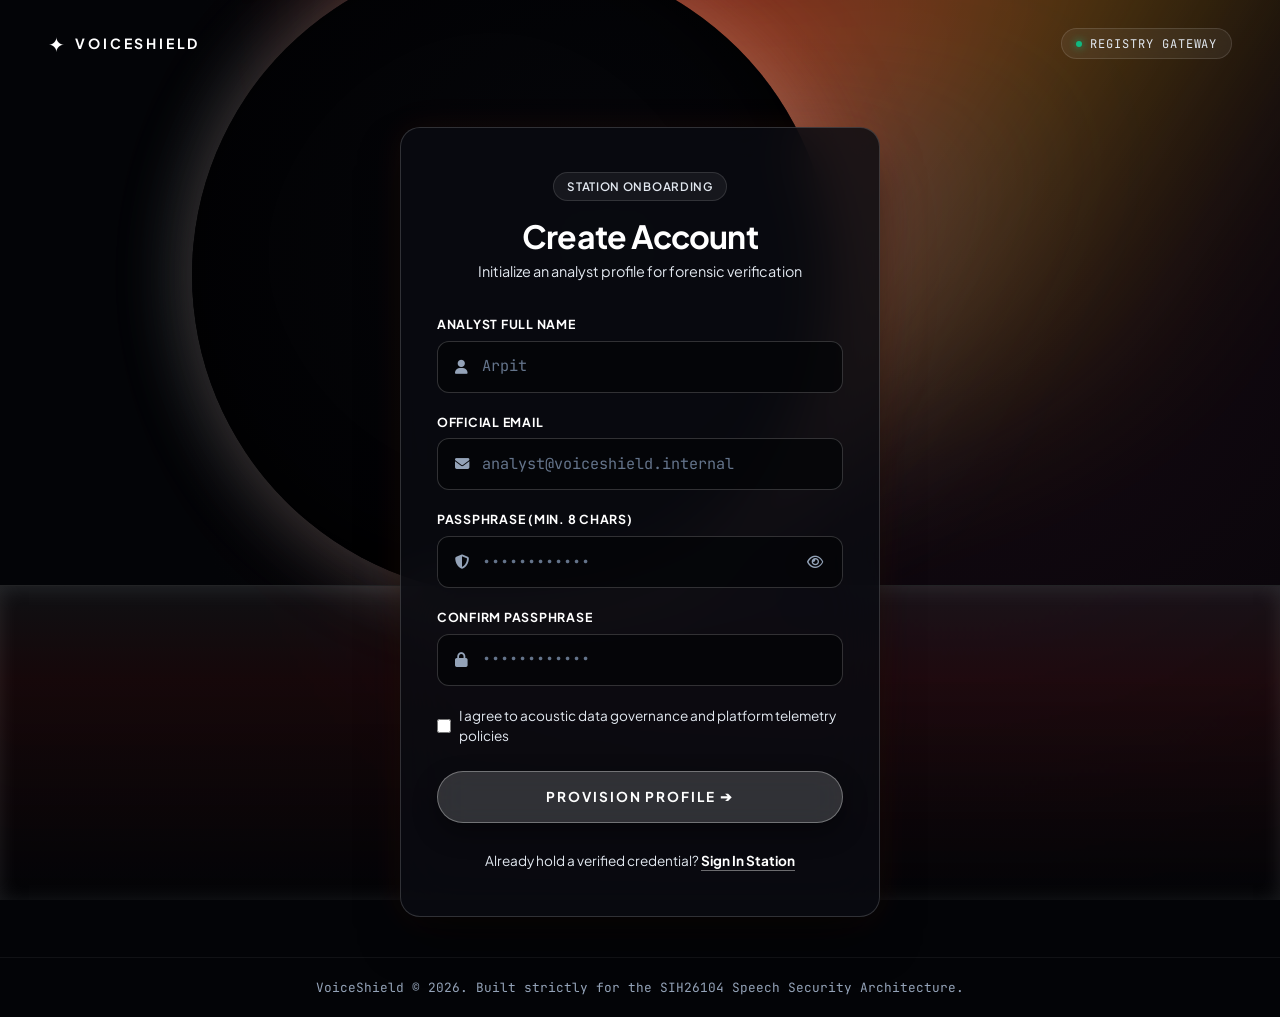
<file: frontend/register.html>
<!DOCTYPE html>
<html lang="en">
<head>
  <meta charset="UTF-8">
  <meta name="viewport" content="width=device-width, initial-scale=1.0">
  <title>Create Station Account — VoiceShield Defense Portal</title>
  <meta name="description" content="Register an analyst security station account on the VoiceShield speech defense network.">

  <!-- Typography & Icons -->
  <link rel="preconnect" href="https://fonts.googleapis.com">
  <link rel="preconnect" href="https://fonts.gstatic.com" crossorigin>
  <link href="https://fonts.googleapis.com/css2?family=Plus+Jakarta+Sans:wght@300;400;500;600;700;800&family=JetBrains+Mono:wght@400;500;600&display=swap" rel="stylesheet">
  <link rel="stylesheet" href="https://cdnjs.cloudflare.com/ajax/libs/font-awesome/6.5.1/css/all.min.css">

  <!-- Bootstrap 5 CSS -->
  <link href="https://cdn.jsdelivr.net/npm/bootstrap@5.3.3/dist/css/bootstrap.min.css" rel="stylesheet">

  <!-- Decoupled Stylesheets -->
  <link rel="stylesheet" href="css/style.css">
  <link rel="stylesheet" href="css/auth.css">
  <link rel="stylesheet" href="css/responsive.css">
</head>
<body>

  <!-- Ambient Atmospheric Horizon Artwork -->
  <div class="cosmic-canvas" aria-hidden="true">
    <div class="aurora-glow-red"></div>
    <div class="aurora-glow-cyan"></div>
    <div class="celestial-eclipse"></div>
    <div class="water-reflection-plane"></div>
  </div>

  <!-- Top Minimalist Nav -->
  <nav class="navbar navbar-cinematic">
    <div class="container-fluid px-lg-5 d-flex justify-content-between align-items-center">
      <a class="brand-link" href="index.html">
        <span class="brand-glyph">✦</span>
        <span class="brand-title">VOICESHIELD</span>
      </a>

      <div class="nav-status-pill font-mono d-none d-sm-inline-flex">
        <span class="pulse-dot"></span>
        <span>Registry Gateway</span>
      </div>
    </div>
  </nav>

  <!-- Centered Registration Box -->
  <main class="auth-viewport">
    <div class="auth-card">
      
      <div class="auth-header">
        <div class="category-tag">
          <span>Station Onboarding</span>
        </div>
        <h1 class="auth-title">Create Account</h1>
        <p class="auth-subtitle">Initialize an analyst profile for forensic verification</p>
      </div>

      <!-- Feedback Alert Box -->
      <div id="authAlert" class="auth-alert" role="alert">
        <i class="fa-solid fa-circle-exclamation me-1"></i>
        <span id="authAlertText">Registration error</span>
      </div>

      <!-- Registration Form -->
      <form id="registerForm" novalidate>
        
        <!-- Full Name -->
        <div class="form-group-custom">
          <div class="label-row">
            <label for="fullName" class="form-label-custom">Analyst Full Name</label>
          </div>
          <div class="input-wrapper">
            <input 
              type="text" 
              id="fullName" 
              class="form-control-vs font-mono" 
              placeholder="Arpit" 
              required 
              autocomplete="name"
            >
            <i class="fa-solid fa-user input-icon-left"></i>
          </div>
        </div>

        <!-- Email Input -->
        <div class="form-group-custom">
          <div class="label-row">
            <label for="email" class="form-label-custom">Official Email</label>
          </div>
          <div class="input-wrapper">
            <input 
              type="email" 
              id="email" 
              class="form-control-vs font-mono" 
              placeholder="analyst@voiceshield.internal" 
              required 
              autocomplete="email"
            >
            <i class="fa-solid fa-envelope input-icon-left"></i>
          </div>
        </div>

        <!-- Password Input -->
        <div class="form-group-custom">
          <div class="label-row">
            <label for="password" class="form-label-custom">Passphrase (Min. 8 Chars)</label>
          </div>
          <div class="input-wrapper">
            <input 
              type="password" 
              id="password" 
              class="form-control-vs font-mono" 
              placeholder="••••••••••••" 
              required 
              autocomplete="new-password"
            >
            <i class="fa-solid fa-shield-halved input-icon-left"></i>
            <button 
              type="button" 
              class="toggle-pass-btn" 
              id="togglePasswordBtn" 
              aria-label="Toggle password visibility"
            >
              <i class="fa-regular fa-eye" id="togglePasswordIcon"></i>
            </button>
          </div>
        </div>

        <!-- Confirm Password Input -->
        <div class="form-group-custom">
          <div class="label-row">
            <label for="confirmPassword" class="form-label-custom">Confirm Passphrase</label>
          </div>
          <div class="input-wrapper">
            <input 
              type="password" 
              id="confirmPassword" 
              class="form-control-vs font-mono" 
              placeholder="••••••••••••" 
              required 
              autocomplete="new-password"
            >
            <i class="fa-solid fa-lock input-icon-left"></i>
          </div>
        </div>

        <!-- Terms Agreement -->
        <div class="checkbox-row">
          <input type="checkbox" id="termsAgreement" required>
          <label for="termsAgreement">I agree to acoustic data governance and platform telemetry policies</label>
        </div>

        <!-- Submit Button -->
        <button type="submit" class="btn-submit-cinematic" id="submitBtn">
          <span id="btnSpinner" class="spinner-border spinner-border-sm d-none" role="status" aria-hidden="true"></span>
          <span id="btnText">Provision Profile ➔</span>
        </button>

      </form>

      <div class="auth-footer">
        Already hold a verified credential? 
        <a href="login.html" class="auth-link-highlight">Sign In Station</a>
      </div>

    </div>
  </main>

  <!-- Minimalist Bottom Footer -->
  <footer class="footer-cinematic text-center">
    <div class="container font-mono">
      VoiceShield &copy; 2026. Built strictly for the SIH26104 Speech Security Architecture.
    </div>
  </footer>

  <!-- Bootstrap 5 JavaScript Bundle -->
  <script src="https://cdn.jsdelivr.net/npm/bootstrap@5.3.3/dist/js/bootstrap.bundle.min.js"></script>

  <!-- Core Scripts -->
  <script src="js/config.js"></script>
  <script src="js/utils.js"></script>
  <script src="js/api.js"></script>
  <script src="js/auth.js"></script>
</body>
</html>
</file>
<file: frontend/css/style.css>
/* ==========================================================================
   VoiceShield — Cinematic Space Editorial Theme
   Reference Aesthetic: Deep Obsidian Void + Sunset Flare + Horizon Reflection
   ========================================================================== */

:root {
  --vs-void: #030407;
  --vs-text-white: #FFFFFF;
  --vs-text-muted: #8E92A0;
  --vs-text-dim: #5C6070;
  --vs-flare-red: #FF3B30;
  --vs-flare-orange: #FF6B35;
  --vs-flare-cyan: #4CC9F0;
  --vs-pill-bg: rgba(255, 255, 255, 0.08);
  --vs-pill-border: rgba(255, 255, 255, 0.14);
}

* {
  box-sizing: border-box;
  margin: 0;
  padding: 0;
}

body.editorial-body {
  background-color: var(--vs-void);
  color: var(--vs-text-white);
  font-family: 'Plus Jakarta Sans', -apple-system, BlinkMacSystemFont, "Segoe UI", Roboto, sans-serif;
  min-height: 100vh;
  display: flex;
  flex-direction: column;
  overflow-x: hidden;
  position: relative;
}

.font-mono {
  font-family: 'JetBrains Mono', monospace;
}

/* ==========================================================================
   Top Cinematic Navigation
   ========================================================================== */
.navbar-cinematic {
  position: absolute;
  top: 0;
  left: 0;
  width: 100%;
  padding: 2rem 0;
  z-index: 100;
  background: transparent;
}

.brand-link {
  display: flex;
  align-items: center;
  gap: 0.65rem;
  text-decoration: none;
  color: var(--vs-text-white);
}

.brand-glyph {
  font-size: 1.25rem;
  color: #FFFFFF;
  line-height: 1;
}

.brand-title {
  font-weight: 700;
  font-size: 0.875rem;
  letter-spacing: 0.2em;
  color: var(--vs-text-white);
}

.nav-link-cinematic {
  font-size: 0.75rem;
  font-weight: 600;
  letter-spacing: 0.15em;
  color: var(--vs-text-muted) !important;
  text-decoration: none;
  transition: color 0.25s ease;
}

.nav-link-cinematic:hover {
  color: var(--vs-text-white) !important;
}

.btn-text-login {
  font-size: 0.75rem;
  font-weight: 600;
  letter-spacing: 0.15em;
  color: var(--vs-text-muted);
  text-decoration: none;
  padding: 0.5rem 1rem;
  transition: color 0.2s ease;
}

.btn-text-login:hover {
  color: var(--vs-text-white);
}

.btn-cinematic-pill {
  font-size: 0.75rem;
  font-weight: 700;
  letter-spacing: 0.12em;
  background: rgba(255, 255, 255, 0.12);
  border: 1px solid rgba(255, 255, 255, 0.2);
  color: var(--vs-text-white) !important;
  text-decoration: none;
  padding: 0.65rem 1.4rem;
  border-radius: 9999px;
  backdrop-filter: blur(12px);
  transition: all 0.25s ease;
}

.btn-cinematic-pill:hover {
  background: rgba(255, 255, 255, 0.22);
  border-color: rgba(255, 255, 255, 0.4);
}

/* ==========================================================================
   Cosmic Horizon Canvas & Celestial Artwork
   ========================================================================== */
.hero-cinematic {
  position: relative;
  min-height: 100vh;
  display: flex;
  align-items: center;
  padding: 8rem 0 4rem;
  overflow: hidden;
}

.cosmic-canvas {
  position: absolute;
  inset: 0;
  z-index: 0;
  pointer-events: none;
  overflow: hidden;
  background: radial-gradient(circle at 75% 30%, #150912 0%, var(--vs-void) 70%);
}

/* Diagonal sunset streak across the upper right */
.aurora-glow-red {
  position: absolute;
  top: -15%;
  right: -10%;
  width: 75vw;
  height: 60vh;
  background: linear-gradient(
    135deg,
    rgba(255, 59, 48, 0.85) 0%,
    rgba(255, 107, 53, 0.7) 35%,
    rgba(255, 190, 11, 0.4) 55%,
    transparent 80%
  );
  filter: blur(80px);
  transform: rotate(-12deg);
  opacity: 0.9;
}

/* Electric cyan rim glow at the transition zone */
.aurora-glow-cyan {
  position: absolute;
  top: 15%;
  right: 15%;
  width: 50vw;
  height: 40vh;
  background: linear-gradient(
    125deg,
    rgba(76, 201, 240, 0.65) 0%,
    rgba(67, 97, 238, 0.3) 50%,
    transparent 80%
  );
  filter: blur(70px);
  transform: rotate(-8deg);
  opacity: 0.75;
}

/* Massive shadowy black eclipse sphere */
.celestial-eclipse {
  position: absolute;
  top: -10%;
  left: 20%;
  width: 55vw;
  height: 55vw;
  max-width: 820px;
  max-height: 820px;
  border-radius: 50%;
  background: radial-gradient(circle at 65% 45%, #05060A 0%, #020204 80%);
  box-shadow: 
    inset -20px -20px 80px rgba(0, 0, 0, 0.95),
    15px 0 90px rgba(255, 107, 53, 0.35),
    -10px 0 70px rgba(76, 201, 240, 0.25);
}

/* Bottom reflective lake/plane surface */
.water-reflection-plane {
  position: absolute;
  bottom: 0;
  left: 0;
  width: 100%;
  height: 38%;
  background: linear-gradient(
    to bottom,
    rgba(255, 255, 255, 0.08) 0%,
    rgba(255, 59, 48, 0.12) 30%,
    rgba(3, 4, 7, 0.9) 100%
  );
  border-top: 1px solid rgba(255, 255, 255, 0.15);
  box-shadow: inset 0 2px 20px rgba(255, 255, 255, 0.1);
  backdrop-filter: blur(1px);
}

/* Solitary Observer Silhouetted Figure */
.solitary-observer {
  position: absolute;
  bottom: 12%;
  left: 58%;
  transform: translateX(-50%);
  display: flex;
  flex-direction: column;
  align-items: center;
  z-index: 2;
}

.observer-figure {
  width: 22px;
  height: 58px;
  background: #020203;
  border-radius: 10px 10px 4px 4px;
  position: relative;
  box-shadow: 0 0 16px rgba(255, 255, 255, 0.4);
}

/* Observer helmet visor highlight */
.observer-figure::after {
  content: '';
  position: absolute;
  top: 4px;
  left: 50%;
  transform: translateX(-50%);
  width: 12px;
  height: 12px;
  border-radius: 50%;
  border: 1.5px solid rgba(255, 255, 255, 0.65);
  box-shadow: 0 0 8px #FFFFFF;
}

.observer-reflection {
  width: 20px;
  height: 48px;
  background: linear-gradient(to bottom, rgba(2, 2, 3, 0.8) 0%, transparent 100%);
  filter: blur(2px);
  transform: scaleY(-1);
  opacity: 0.6;
}

/* ==========================================================================
   Hero Content Column
   ========================================================================== */
.hero-content-layer {
  position: relative;
  z-index: 10;
}

.hero-copy-wrapper {
  max-width: 620px;
}

.category-pill {
  display: inline-flex;
  align-items: center;
  gap: 0.5rem;
  padding: 0.4rem 1.1rem;
  border-radius: 9999px;
  background: var(--vs-pill-bg);
  border: 1px solid var(--vs-pill-border);
  color: var(--vs-text-muted);
  font-size: 0.8rem;
  font-weight: 500;
  letter-spacing: 0.04em;
  backdrop-filter: blur(10px);
}

.pill-plus {
  color: #FFFFFF;
  font-weight: 600;
}

.hero-headline {
  font-size: 4.25rem;
  font-weight: 700;
  line-height: 1.05;
  letter-spacing: -2px;
  color: var(--vs-text-white);
}

.btn-translucent-pill {
  display: inline-block;
  font-size: 0.8rem;
  font-weight: 700;
  letter-spacing: 0.14em;
  padding: 0.9rem 2.2rem;
  border-radius: 9999px;
  background: rgba(255, 255, 255, 0.14);
  border: 1px solid rgba(255, 255, 255, 0.28);
  color: #FFFFFF !important;
  text-decoration: none;
  backdrop-filter: blur(16px);
  box-shadow: 0 10px 30px rgba(0, 0, 0, 0.4);
  transition: all 0.25s ease;
}

.btn-translucent-pill:hover {
  background: rgba(255, 255, 255, 0.25);
  border-color: rgba(255, 255, 255, 0.5);
  transform: translateY(-2px);
}

.hero-subtext {
  font-size: 1.05rem;
  font-weight: 400;
  line-height: 1.6;
  color: var(--vs-text-muted);
  max-width: 460px;
}

/* ==========================================================================
   Social Proof Strip
   ========================================================================== */
.proof-strip {
  display: flex;
  align-items: center;
  gap: 1rem;
}

.avatar-cluster {
  display: flex;
}

.avatar-dot {
  width: 32px;
  height: 32px;
  border-radius: 50%;
  border: 2px solid var(--vs-void);
  display: flex;
  align-items: center;
  justify-content: center;
  font-size: 0.8rem;
  margin-left: -8px;
}

.avatar-dot:first-child {
  margin-left: 0;
}

.avatar-1 { background: linear-gradient(135deg, #FF6B6B, #556270); }
.avatar-2 { background: linear-gradient(135deg, #4ECDC4, #556270); }
.avatar-3 { background: linear-gradient(135deg, #C7F464, #4ECDC4); }
.avatar-4 { background: linear-gradient(135deg, #FF3B30, #FF6B35); }

.proof-label {
  font-size: 0.85rem;
  color: var(--vs-text-muted);
  font-weight: 500;
}

/* ==========================================================================
   Minimalist Footer
   ========================================================================== */
.footer-cinematic {
  margin-top: auto;
  border-top: 1px solid rgba(255, 255, 255, 0.06);
  background: transparent;
  position: relative;
  z-index: 10;
}

.brand-footer-text {
  font-size: 0.8rem;
  color: var(--vs-text-dim);
}

.footer-meta-links {
  font-size: 0.75rem;
  color: var(--vs-text-dim);
  display: flex;
  gap: 0.75rem;
}
</file>
<file: frontend/css/responsive.css>
/* ==========================================================================
   VoiceShield — Responsive Scaling & Breakpoints
   Targets: Mobile (<576px), Tablet (576px–991px), Large Displays (≥1200px)
   ========================================================================== */

/* Mobile Phones (Max Width: 575.98px) */
@media (max-width: 575.98px) {
  .navbar-cinematic {
    padding: 1.25rem 0;
  }

  /* Scale celestial artwork so background remains clean and unobtrusive */
  .aurora-glow-red {
    width: 110vw;
    height: 45vh;
    top: -5%;
    right: -25%;
    filter: blur(55px);
  }

  .aurora-glow-cyan {
    width: 80vw;
    height: 35vh;
    top: 20%;
    right: -10%;
    filter: blur(50px);
  }

  .celestial-eclipse {
    width: 85vw;
    height: 85vw;
    left: 15%;
    top: 5%;
  }

  .water-reflection-plane {
    height: 28%;
  }

  .solitary-observer {
    bottom: 8%;
    left: 70%;
    transform: translateX(-50%) scale(0.85);
  }

  /* Typography & Layout Adjustments */
  .hero-cinematic {
    padding: 6.5rem 0 3rem;
    min-height: auto;
  }

  .hero-headline {
    font-size: 2.35rem;
    line-height: 1.15;
    letter-spacing: -1px;
  }

  .hero-subtext {
    font-size: 0.95rem;
    line-height: 1.5;
  }

  .category-pill {
    font-size: 0.725rem;
    padding: 0.35rem 0.85rem;
  }

  .btn-translucent-pill {
    width: 100%;
    text-align: center;
    padding: 0.85rem 1.5rem;
  }

  .proof-strip {
    flex-direction: column;
    align-items: flex-start;
    gap: 0.65rem;
  }

  .navbar-collapse {
    background: rgba(3, 4, 7, 0.95);
    backdrop-filter: blur(20px);
    border: 1px solid rgba(255, 255, 255, 0.1);
    border-radius: 14px;
    padding: 1.25rem;
    margin-top: 1rem;
  }
}

/* Tablets & Small Displays (576px to 991.98px) */
@media (min-width: 576px) and (max-width: 991.98px) {
  .hero-cinematic {
    padding: 7rem 0 4rem;
  }

  .hero-headline {
    font-size: 3.25rem;
    letter-spacing: -1.5px;
  }

  .celestial-eclipse {
    width: 65vw;
    height: 65vw;
    left: 25%;
  }

  .solitary-observer {
    bottom: 10%;
    left: 62%;
  }

  .navbar-collapse {
    background: rgba(3, 4, 7, 0.95);
    backdrop-filter: blur(20px);
    border: 1px solid rgba(255, 255, 255, 0.1);
    border-radius: 14px;
    padding: 1.25rem;
    margin-top: 1rem;
  }
}

/* Landscape Mobile & Low-Height Screens */
@media (max-height: 680px) {
  .hero-cinematic {
    min-height: auto;
    padding-top: 6rem;
    padding-bottom: 3rem;
  }

  .celestial-eclipse {
    top: -20%;
  }
}

/* Large Displays (Min Width: 1400px) */
@media (min-width: 1400px) {
  .hero-headline {
    font-size: 4.75rem;
  }

  .hero-copy-wrapper {
    max-width: 680px;
  }
}
</file>
<file: frontend/css/analyze.css>
/* ==========================================================================
   VoiceShield — Forensic Audio Analyzer Module Stylesheet
   ========================================================================== */

:root {
  --vs-surface-card: rgba(13, 17, 27, 0.78);
  --vs-border-glow: rgba(76, 201, 240, 0.35);
  --vs-cyan: #4CC9F0;
  --vs-flare-red: #FF3B30;
  --vs-flare-orange: #FF6B35;
}

/* Ambient Canvas Glow */
.analyzer-bg-canvas {
  position: fixed;
  inset: 0;
  pointer-events: none;
  z-index: 0;
  background: radial-gradient(circle at 80% 15%, rgba(255, 59, 48, 0.14) 0%, transparent 55%),
              radial-gradient(circle at 20% 85%, rgba(76, 201, 240, 0.08) 0%, transparent 50%),
              #030407;
}

/* Application Navbar Styling */
.app-navbar {
  background: rgba(3, 4, 7, 0.85);
  backdrop-filter: blur(20px);
  -webkit-backdrop-filter: blur(20px);
  border-bottom: 1px solid var(--vs-border);
  position: sticky;
  top: 0;
  z-index: 100;
  padding: 0.85rem 0;
}

.brand-link {
  display: flex;
  align-items: center;
  gap: 0.65rem;
  text-decoration: none;
  color: #FFFFFF;
}

.brand-glyph {
  font-size: 1.15rem;
  color: #FFFFFF;
}

.brand-title {
  font-weight: 700;
  font-size: 0.875rem;
  letter-spacing: 0.2em;
}

.nav-link-ws {
  color: #94A3B8;
  font-size: 0.775rem;
  font-weight: 600;
  letter-spacing: 0.12em;
  text-decoration: none;
  padding: 0.45rem 0.85rem;
  border-radius: 6px;
  transition: all 0.2s ease;
}

.nav-link-ws:hover,
.nav-link-ws.active {
  color: #FFFFFF;
  background: rgba(255, 255, 255, 0.06);
}

/* Viewport & Card Scaffolding */
.analyzer-viewport {
  position: relative;
  z-index: 1;
  padding: 2.5rem 0 4rem;
  flex: 1;
}

.glass-card {
  background: var(--vs-surface-card);
  border: 1px solid var(--vs-border);
  border-radius: 18px;
  padding: 1.75rem;
  backdrop-filter: blur(20px);
  -webkit-backdrop-filter: blur(20px);
  box-shadow: 0 16px 40px rgba(0, 0, 0, 0.6);
  transition: border-color 0.25s ease;
}

.glass-card:hover {
  border-color: var(--vs-border-glow);
}

/* Mode Switchers (Upload vs Live Record) */
.mode-tab-group {
  display: inline-flex;
  background: rgba(3, 4, 7, 0.8);
  border: 1px solid var(--vs-border);
  padding: 0.25rem;
  border-radius: 9999px;
}

.mode-tab-btn {
  background: transparent;
  border: none;
  color: #94A3B8;
  font-size: 0.775rem;
  font-weight: 700;
  letter-spacing: 0.08em;
  padding: 0.5rem 1.25rem;
  border-radius: 9999px;
  transition: all 0.2s ease;
  cursor: pointer;
}

.mode-tab-btn.active {
  background: rgba(255, 255, 255, 0.12);
  color: #FFFFFF;
  box-shadow: 0 4px 12px rgba(0, 0, 0, 0.4);
}

/* File Dropzone Area */
.dropzone-box {
  border: 1.5px dashed rgba(255, 255, 255, 0.18);
  background: rgba(3, 4, 7, 0.5);
  border-radius: 14px;
  padding: 3rem 1.5rem;
  text-align: center;
  transition: all 0.25s ease;
  cursor: pointer;
  position: relative;
}

.dropzone-box:hover,
.dropzone-box.drag-over {
  border-color: var(--vs-cyan);
  background: rgba(76, 201, 240, 0.04);
}

.upload-icon-circle {
  width: 64px;
  height: 64px;
  margin: 0 auto 1.25rem;
  border-radius: 50%;
  background: rgba(76, 201, 240, 0.1);
  border: 1px solid rgba(76, 201, 240, 0.3);
  color: var(--vs-cyan);
  display: flex;
  align-items: center;
  justify-content: center;
  font-size: 1.5rem;
  box-shadow: 0 0 20px rgba(76, 201, 240, 0.18);
}

/* Microphone Recorder Panel */
.recorder-panel {
  display: none;
  text-align: center;
  padding: 2.5rem 1.5rem;
  background: rgba(3, 4, 7, 0.5);
  border: 1px solid var(--vs-border);
  border-radius: 14px;
}

.recorder-panel.active {
  display: block;
}

.btn-record-mic {
  width: 72px;
  height: 72px;
  border-radius: 50%;
  background: rgba(255, 59, 48, 0.15);
  border: 2px solid var(--vs-flare-red);
  color: var(--vs-flare-red);
  font-size: 1.75rem;
  display: inline-flex;
  align-items: center;
  justify-content: center;
  cursor: pointer;
  transition: all 0.25s ease;
  box-shadow: 0 0 25px rgba(255, 59, 48, 0.25);
}

.btn-record-mic:hover {
  background: var(--vs-flare-red);
  color: #FFFFFF;
  transform: scale(1.05);
}

.btn-record-mic.recording {
  animation: recordPulse 1.4s infinite;
  background: var(--vs-flare-red);
  color: #FFFFFF;
}

@keyframes recordPulse {
  0%, 100% { box-shadow: 0 0 0 0 rgba(255, 59, 48, 0.7); }
  50% { box-shadow: 0 0 0 16px rgba(255, 59, 48, 0); }
}

/* Staged Audio File Notification Bar */
.staged-file-card {
  display: none;
  background: rgba(3, 4, 7, 0.85);
  border: 1px solid var(--vs-border);
  border-radius: 12px;
  padding: 1rem 1.25rem;
  margin-top: 1.25rem;
  align-items: center;
  justify-content: space-between;
}

.staged-file-card.show {
  display: flex;
}

.audio-preview-bar {
  height: 32px;
}

/* Diagnostics Output Console */
.terminal-console {
  background: #020305;
  border: 1px solid rgba(255, 255, 255, 0.1);
  border-radius: 12px;
  padding: 1rem 1.25rem;
  font-family: 'JetBrains Mono', monospace;
  font-size: 0.775rem;
  color: #4CC9F0;
  height: 230px;
  overflow-y: auto;
  line-height: 1.6;
}

.terminal-line {
  display: flex;
  gap: 0.75rem;
  margin-bottom: 0.25rem;
}

.terminal-time {
  color: #64748B;
}

/* Switch Rows */
.param-switch-row {
  display: flex;
  align-items: center;
  justify-content: space-between;
  padding: 0.85rem 0;
  border-bottom: 1px solid rgba(255, 255, 255, 0.06);
}

.param-title {
  font-size: 0.85rem;
  font-weight: 600;
  color: #FFFFFF;
  margin-bottom: 0.15rem;
}

.param-caption {
  font-size: 0.75rem;
  color: #94A3B8;
}

.form-check-input-cyan:checked {
  background-color: var(--vs-cyan);
  border-color: var(--vs-cyan);
}

/* Trigger Button */
.btn-launch-analysis {
  width: 100%;
  background: linear-gradient(135deg, var(--vs-flare-red) 0%, var(--vs-flare-orange) 50%, var(--vs-cyan) 100%);
  color: #FFFFFF !important;
  font-weight: 700;
  font-size: 0.875rem;
  letter-spacing: 0.12em;
  text-transform: uppercase;
  padding: 1rem 1.5rem;
  border-radius: 9999px;
  border: none;
  display: flex;
  align-items: center;
  justify-content: center;
  gap: 0.65rem;
  cursor: pointer;
  box-shadow: 0 10px 30px rgba(255, 59, 48, 0.35);
  transition: all 0.25s ease;
}

.btn-launch-analysis:hover {
  transform: translateY(-2px);
  box-shadow: 0 14px 35px rgba(76, 201, 240, 0.5);
}

.btn-launch-analysis:disabled {
  opacity: 0.45;
  cursor: not-allowed;
  transform: none;
  box-shadow: none;
}
</file>
<file: frontend/css/history.css>
/* ==========================================================================
   VoiceShield — Forensic Audit Ledger Stylesheet
   ========================================================================== */

:root {
  --vs-surface-card: rgba(13, 17, 27, 0.78);
  --vs-border-glow: rgba(76, 201, 240, 0.35);
  --vs-cyan: #4CC9F0;
  --vs-flare-red: #FF3B30;
  --vs-danger: #FF4D4D;
  --vs-warning: #FFB703;
  --vs-success: #10B981;
}

/* Atmospheric Ambient Canvas */
.history-bg-canvas {
  position: fixed;
  inset: 0;
  pointer-events: none;
  z-index: 0;
  background: radial-gradient(circle at 80% 12%, rgba(255, 59, 48, 0.12) 0%, transparent 55%),
              radial-gradient(circle at 18% 88%, rgba(76, 201, 240, 0.08) 0%, transparent 50%),
              #030407;
}

/* App Navbar */
.app-navbar {
  background: rgba(3, 4, 7, 0.85);
  backdrop-filter: blur(20px);
  -webkit-backdrop-filter: blur(20px);
  border-bottom: 1px solid var(--vs-border);
  position: sticky;
  top: 0;
  z-index: 100;
  padding: 0.85rem 0;
}

.brand-link {
  display: flex;
  align-items: center;
  gap: 0.65rem;
  text-decoration: none;
  color: #FFFFFF;
}

.brand-glyph {
  font-size: 1.15rem;
  color: #FFFFFF;
}

.brand-title {
  font-weight: 700;
  font-size: 0.875rem;
  letter-spacing: 0.2em;
}

.nav-link-ws {
  color: #94A3B8;
  font-size: 0.775rem;
  font-weight: 600;
  letter-spacing: 0.12em;
  text-decoration: none;
  padding: 0.45rem 0.85rem;
  border-radius: 6px;
  transition: all 0.2s ease;
}

.nav-link-ws:hover,
.nav-link-ws.active {
  color: #FFFFFF;
  background: rgba(255, 255, 255, 0.06);
}

.btn-inspect-pill {
  background: rgba(76, 201, 240, 0.15);
  border: 1px solid rgba(76, 201, 240, 0.4);
  color: var(--vs-cyan) !important;
  font-size: 0.75rem;
  font-weight: 700;
  letter-spacing: 0.1em;
  text-transform: uppercase;
  padding: 0.5rem 1.15rem;
  border-radius: 9999px;
  text-decoration: none;
  display: inline-flex;
  align-items: center;
  gap: 0.5rem;
  transition: all 0.2s ease;
}

.btn-inspect-pill:hover {
  background: rgba(76, 201, 240, 0.28);
  border-color: var(--vs-cyan);
  box-shadow: 0 0 16px rgba(76, 201, 240, 0.35);
}

/* Page Viewport */
.history-viewport {
  position: relative;
  z-index: 1;
  padding: 2.5rem 0 4rem;
  flex: 1;
}

/* Surface Glass Card */
.glass-card {
  background: var(--vs-surface-card);
  border: 1px solid var(--vs-border);
  border-radius: 18px;
  backdrop-filter: blur(20px);
  -webkit-backdrop-filter: blur(20px);
  box-shadow: 0 16px 40px rgba(0, 0, 0, 0.6);
  transition: border-color 0.25s ease;
}

.glass-card:hover {
  border-color: var(--vs-border-glow);
}

/* Metric Tiles in Ribbon */
.metric-meta-label {
  font-size: 0.725rem;
  font-weight: 700;
  letter-spacing: 0.08em;
  text-transform: uppercase;
  color: #94A3B8;
}

.metric-digit {
  font-size: 1.85rem;
  font-weight: 800;
  letter-spacing: -1px;
  line-height: 1.2;
  margin-top: 0.25rem;
}

/* Action Buttons */
.btn-action-outline {
  background: rgba(255, 255, 255, 0.05);
  border: 1px solid rgba(255, 255, 255, 0.15);
  color: #FFFFFF;
  font-size: 0.775rem;
  font-weight: 600;
  letter-spacing: 0.06em;
  padding: 0.5rem 1rem;
  border-radius: 8px;
  transition: all 0.2s ease;
}

.btn-action-outline:hover {
  background: rgba(255, 255, 255, 0.12);
  border-color: rgba(255, 255, 255, 0.3);
}

/* Input Form Controls */
.input-wrapper {
  position: relative;
}

.input-icon-left {
  position: absolute;
  left: 1.1rem;
  top: 50%;
  transform: translateY(-50%);
  color: #64748B;
  font-size: 0.85rem;
  pointer-events: none;
}

.form-control-vs {
  width: 100%;
  background-color: rgba(3, 4, 7, 0.75);
  border: 1px solid rgba(255, 255, 255, 0.15);
  border-radius: 10px;
  padding: 0.65rem 1rem 0.65rem 2.6rem;
  font-size: 0.85rem;
  color: #FFFFFF;
  transition: all 0.2s ease;
}

.form-control-vs::placeholder {
  color: #64748B;
}

.form-control-vs:focus {
  background-color: rgba(3, 4, 7, 0.95);
  border-color: var(--vs-cyan);
  outline: none;
  box-shadow: 0 0 0 3px rgba(76, 201, 240, 0.2);
  color: #FFFFFF;
}

.filter-dropdown {
  font-size: 0.85rem;
  padding: 0.65rem 1rem;
  border-radius: 10px;
}

.btn-clear-filter {
  background: rgba(255, 255, 255, 0.04);
  border: 1px solid rgba(255, 255, 255, 0.12);
  color: #94A3B8;
  font-size: 0.8rem;
  font-weight: 600;
  padding: 0.65rem 1rem;
  border-radius: 10px;
  transition: all 0.2s ease;
  cursor: pointer;
}

.btn-clear-filter:hover {
  background: rgba(255, 255, 255, 0.1);
  color: #FFFFFF;
}

/* Ledger Data Table */
.table-editorial {
  width: 100%;
  border-collapse: collapse;
  font-size: 0.85rem;
}

.table-editorial th {
  color: #94A3B8;
  font-weight: 700;
  text-transform: uppercase;
  font-size: 0.7rem;
  letter-spacing: 0.1em;
  padding: 1rem 1.25rem;
  border-bottom: 1px solid var(--vs-border);
  background: rgba(3, 4, 7, 0.6);
}

.table-editorial td {
  padding: 1rem 1.25rem;
  border-bottom: 1px solid rgba(255, 255, 255, 0.05);
  vertical-align: middle;
}

.table-editorial tr:hover td {
  background: rgba(255, 255, 255, 0.025);
}

/* Status Badges */
.threat-pill {
  display: inline-flex;
  align-items: center;
  gap: 0.35rem;
  padding: 0.25rem 0.65rem;
  border-radius: 6px;
  font-size: 0.725rem;
  font-weight: 700;
  letter-spacing: 0.06em;
  text-transform: uppercase;
}

.threat-pill.critical {
  background: rgba(255, 77, 77, 0.15);
  border: 1px solid rgba(255, 77, 77, 0.4);
  color: var(--vs-danger);
}

.threat-pill.authentic {
  background: rgba(16, 185, 129, 0.15);
  border: 1px solid rgba(16, 185, 129, 0.4);
  color: var(--vs-success);
}

.threat-pill.suspicious {
  background: rgba(255, 183, 3, 0.15);
  border: 1px solid rgba(255, 183, 3, 0.4);
  color: var(--vs-warning);
}

/* Pagination Control Buttons */
.btn-page-step {
  width: 32px;
  height: 32px;
  border-radius: 8px;
  background: rgba(255, 255, 255, 0.05);
  border: 1px solid rgba(255, 255, 255, 0.12);
  color: #FFFFFF;
  display: flex;
  align-items: center;
  justify-content: center;
  font-size: 0.75rem;
  cursor: pointer;
  transition: all 0.2s ease;
}

.btn-page-step:hover:not(:disabled) {
  background: rgba(255, 255, 255, 0.15);
  border-color: rgba(255, 255, 255, 0.3);
}

.btn-page-step:disabled {
  opacity: 0.3;
  cursor: not-allowed;
}
</file>
<file: frontend/css/live-analysis.css>
/* ==========================================================================
   VoiceShield — Real-Time Live Intercept Stream Stylesheet
   ========================================================================== */

:root {
  --vs-surface-card: rgba(13, 17, 27, 0.78);
  --vs-border-glow: rgba(76, 201, 240, 0.35);
  --vs-cyan: #4CC9F0;
  --vs-flare-red: #FF3B30;
  --vs-danger: #FF4D4D;
  --vs-warning: #FFB703;
  --vs-success: #10B981;
}

/* Atmospheric Ambient Canvas */
.live-bg-canvas {
  position: fixed;
  inset: 0;
  pointer-events: none;
  z-index: 0;
  background: radial-gradient(circle at 82% 12%, rgba(255, 59, 48, 0.14) 0%, transparent 55%),
              radial-gradient(circle at 18% 88%, rgba(76, 201, 240, 0.09) 0%, transparent 50%),
              #030407;
}

/* App Navbar */
.app-navbar {
  background: rgba(3, 4, 7, 0.85);
  backdrop-filter: blur(20px);
  -webkit-backdrop-filter: blur(20px);
  border-bottom: 1px solid var(--vs-border);
  position: sticky;
  top: 0;
  z-index: 100;
  padding: 0.85rem 0;
}

.brand-link {
  display: flex;
  align-items: center;
  gap: 0.65rem;
  text-decoration: none;
  color: #FFFFFF;
}

.brand-glyph {
  font-size: 1.15rem;
  color: #FFFFFF;
}

.brand-title {
  font-weight: 700;
  font-size: 0.875rem;
  letter-spacing: 0.2em;
}

.nav-link-ws {
  color: #94A3B8;
  font-size: 0.775rem;
  font-weight: 600;
  letter-spacing: 0.12em;
  text-decoration: none;
  padding: 0.45rem 0.85rem;
  border-radius: 6px;
  transition: all 0.2s ease;
}

.nav-link-ws:hover,
.nav-link-ws.active {
  color: #FFFFFF;
  background: rgba(255, 255, 255, 0.06);
}

/* WebSocket Connection Status Pill */
.ws-connection-pill {
  display: inline-flex;
  align-items: center;
  gap: 0.5rem;
  background: rgba(3, 4, 7, 0.8);
  border: 1px solid rgba(255, 255, 255, 0.12);
  padding: 0.4rem 0.85rem;
  border-radius: 9999px;
  font-size: 0.75rem;
  letter-spacing: 0.08em;
}

.ws-status-dot {
  width: 8px;
  height: 8px;
  border-radius: 50%;
  background-color: #64748B;
  transition: all 0.3s ease;
}

.ws-status-dot.connected {
  background-color: var(--vs-success);
  box-shadow: 0 0 10px var(--vs-success);
}

.ws-status-dot.connecting {
  background-color: var(--vs-warning);
  box-shadow: 0 0 10px var(--vs-warning);
}

.ws-status-dot.disconnected {
  background-color: var(--vs-danger);
  box-shadow: 0 0 10px var(--vs-danger);
}

/* Page Viewport */
.live-viewport {
  position: relative;
  z-index: 1;
  padding: 2.5rem 0 4rem;
  flex: 1;
}

/* Glass Card Surfaces */
.glass-card {
  background: var(--vs-surface-card);
  border: 1px solid var(--vs-border);
  border-radius: 18px;
  padding: 1.75rem;
  backdrop-filter: blur(20px);
  -webkit-backdrop-filter: blur(20px);
  box-shadow: 0 16px 40px rgba(0, 0, 0, 0.6);
  transition: border-color 0.25s ease;
}

.glass-card:hover {
  border-color: var(--vs-border-glow);
}

/* Stream Toggle Action Button */
.btn-stream-toggle {
  display: inline-flex;
  align-items: center;
  gap: 0.65rem;
  font-family: 'JetBrains Mono', monospace;
  font-size: 0.8rem;
  font-weight: 700;
  letter-spacing: 0.08em;
  text-transform: uppercase;
  padding: 0.75rem 1.4rem;
  border-radius: 9999px;
  border: none;
  cursor: pointer;
  transition: all 0.25s ease;
}

.btn-stream-start {
  background: linear-gradient(135deg, #FF3B30 0%, #FF6B35 60%, #4CC9F0 100%);
  color: #FFFFFF;
  box-shadow: 0 8px 24px rgba(255, 59, 48, 0.35);
}

.btn-stream-start:hover {
  transform: translateY(-1px);
  box-shadow: 0 12px 28px rgba(76, 201, 240, 0.45);
}

.btn-stream-stop {
  background: rgba(255, 77, 77, 0.2);
  border: 1px solid rgba(255, 77, 77, 0.5);
  color: var(--vs-danger);
  box-shadow: 0 0 16px rgba(255, 77, 77, 0.25);
}

.btn-stream-stop:hover {
  background: rgba(255, 77, 77, 0.3);
}

/* Pulsing Badge Indicator */
.animate-pulse {
  animation: streamPulse 1.2s cubic-bezier(0.4, 0, 0.6, 1) infinite;
}

@keyframes streamPulse {
  0%, 100% { opacity: 1; }
  50% { opacity: 0.4; }
}

/* Meta Labels and Status Typography */
.meta-label {
  font-size: 0.725rem;
  font-weight: 700;
  letter-spacing: 0.08em;
  text-transform: uppercase;
  color: #94A3B8;
}

.live-verdict-title {
  font-size: 1.85rem;
  font-weight: 800;
  letter-spacing: -0.5px;
  line-height: 1.15;
}

/* Live Threat Meters */
.threat-meter-track {
  width: 100%;
  height: 8px;
  background: rgba(255, 255, 255, 0.08);
  border-radius: 4px;
  overflow: hidden;
}

.threat-meter-fill {
  height: 100%;
  border-radius: 4px;
  transition: width 0.3s ease, background-color 0.3s ease;
}

/* Oscilloscope Canvas Dock */
.oscilloscope-frame {
  background: #020305;
  border: 1px solid rgba(255, 255, 255, 0.1);
  border-radius: 12px;
  overflow: hidden;
  padding: 0.75rem 1rem;
}

#oscilloscopeCanvas {
  width: 100%;
  display: block;
  background-color: #030408;
}

.live-dot-green {
  display: inline-block;
  width: 8px;
  height: 8px;
  border-radius: 50%;
  background-color: var(--vs-success);
  box-shadow: 0 0 8px var(--vs-success);
}

/* Stream Table Scrolling Wrapper */
.stream-table-wrapper {
  max-height: 310px;
  overflow-y: auto;
}

.table-editorial {
  width: 100%;
  border-collapse: collapse;
  font-size: 0.85rem;
}

.table-editorial th {
  color: #94A3B8;
  font-weight: 700;
  text-transform: uppercase;
  font-size: 0.7rem;
  letter-spacing: 0.1em;
  padding: 0.85rem 1rem;
  border-bottom: 1px solid var(--vs-border);
  background: rgba(3, 4, 7, 0.6);
  position: sticky;
  top: 0;
  z-index: 2;
}

.table-editorial td {
  padding: 0.85rem 1rem;
  border-bottom: 1px solid rgba(255, 255, 255, 0.05);
  vertical-align: middle;
}

.table-editorial tr:hover td {
  background: rgba(255, 255, 255, 0.025);
}

/* Threat Pill Badges */
.threat-pill {
  display: inline-flex;
  align-items: center;
  gap: 0.35rem;
  padding: 0.25rem 0.65rem;
  border-radius: 6px;
  font-size: 0.725rem;
  font-weight: 700;
  letter-spacing: 0.06em;
  text-transform: uppercase;
}

.threat-pill.critical {
  background: rgba(255, 77, 77, 0.15);
  border: 1px solid rgba(255, 77, 77, 0.4);
  color: var(--vs-danger);
}

.threat-pill.authentic {
  background: rgba(16, 185, 129, 0.15);
  border: 1px solid rgba(16, 185, 129, 0.4);
  color: var(--vs-success);
}

.threat-pill.suspicious {
  background: rgba(255, 183, 3, 0.15);
  border: 1px solid rgba(255, 183, 3, 0.4);
  color: var(--vs-warning);
}

.form-label-custom {
  display: block;
  font-size: 0.775rem;
  font-weight: 700;
  letter-spacing: 0.06em;
  text-transform: uppercase;
  color: #FFFFFF;
  margin-bottom: 0.4rem;
}
</file>
<file: frontend/css/auth.css>
/* ==========================================================================
   VoiceShield — Authentication Portal Stylesheet (Login & Registration)
   ========================================================================== */

:root {
  --vs-void: #030407;
  --vs-card-bg: rgba(10, 12, 18, 0.82);
  --vs-card-border: rgba(255, 255, 255, 0.16);
  --vs-input-bg: rgba(3, 4, 7, 0.75);
  --vs-input-border: rgba(255, 255, 255, 0.18);
  --vs-input-focus: rgba(76, 201, 240, 0.8);
  --vs-text-white: #FFFFFF;
  --vs-text-silver: #E2E8F0;
  --vs-text-muted: #94A3B8;
  --vs-flare-red: #FF3B30;
  --vs-flare-orange: #FF6B35;
  --vs-flare-cyan: #4CC9F0;
  --vs-danger: #F87171;
  --vs-success: #10B981;
}

* {
  box-sizing: border-box;
  margin: 0;
  padding: 0;
}

body {
  background-color: var(--vs-void);
  color: var(--vs-text-white);
  font-family: 'Plus Jakarta Sans', -apple-system, BlinkMacSystemFont, "Segoe UI", Roboto, sans-serif;
  min-height: 100vh;
  display: flex;
  flex-direction: column;
  overflow-x: hidden;
  position: relative;
}

.font-mono {
  font-family: 'JetBrains Mono', monospace;
}

/* ==========================================================================
   Cosmic Atmospheric Horizon Glow
   ========================================================================== */
.cosmic-canvas {
  position: fixed;
  inset: 0;
  z-index: 0;
  pointer-events: none;
  overflow: hidden;
  background: radial-gradient(circle at 75% 30%, #150912 0%, var(--vs-void) 70%);
}

.aurora-glow-red {
  position: absolute;
  top: -15%;
  right: -10%;
  width: 75vw;
  height: 60vh;
  background: linear-gradient(
    135deg,
    rgba(255, 59, 48, 0.75) 0%,
    rgba(255, 107, 53, 0.6) 35%,
    rgba(255, 190, 11, 0.3) 55%,
    transparent 80%
  );
  filter: blur(85px);
  transform: rotate(-12deg);
  opacity: 0.85;
}

.aurora-glow-cyan {
  position: absolute;
  top: 15%;
  right: 15%;
  width: 50vw;
  height: 40vh;
  background: linear-gradient(
    125deg,
    rgba(76, 201, 240, 0.55) 0%,
    rgba(67, 97, 238, 0.25) 50%,
    transparent 80%
  );
  filter: blur(75px);
  transform: rotate(-8deg);
  opacity: 0.7;
}

.celestial-eclipse {
  position: absolute;
  top: -5%;
  left: 15%;
  width: 50vw;
  height: 50vw;
  max-width: 750px;
  max-height: 750px;
  border-radius: 50%;
  background: radial-gradient(circle at 65% 45%, #05060A 0%, #020204 80%);
  box-shadow: 
    inset -20px -20px 80px rgba(0, 0, 0, 0.95),
    15px 0 90px rgba(255, 107, 53, 0.3),
    -10px 0 70px rgba(76, 201, 240, 0.2);
}

.water-reflection-plane {
  position: absolute;
  bottom: 0;
  left: 0;
  width: 100%;
  height: 35%;
  background: linear-gradient(
    to bottom,
    rgba(255, 255, 255, 0.05) 0%,
    rgba(255, 59, 48, 0.08) 30%,
    rgba(3, 4, 7, 0.95) 100%
  );
  border-top: 1px solid rgba(255, 255, 255, 0.12);
}

/* ==========================================================================
   Navigation Bar
   ========================================================================== */
.navbar-cinematic {
  position: relative;
  z-index: 10;
  padding: 1.75rem 0;
  background: transparent;
}

.brand-link {
  display: flex;
  align-items: center;
  gap: 0.65rem;
  text-decoration: none;
  color: var(--vs-text-white);
}

.brand-glyph {
  font-size: 1.25rem;
  color: #FFFFFF;
  line-height: 1;
}

.brand-title {
  font-weight: 700;
  font-size: 0.875rem;
  letter-spacing: 0.2em;
  color: var(--vs-text-white);
}

.nav-status-pill {
  display: inline-flex;
  align-items: center;
  gap: 0.5rem;
  font-size: 0.75rem;
  letter-spacing: 0.08em;
  text-transform: uppercase;
  color: var(--vs-text-silver);
  background: rgba(255, 255, 255, 0.06);
  border: 1px solid rgba(255, 255, 255, 0.12);
  padding: 0.35rem 0.85rem;
  border-radius: 9999px;
  backdrop-filter: blur(8px);
}

.pulse-dot {
  width: 6px;
  height: 6px;
  background-color: var(--vs-success);
  border-radius: 50%;
  box-shadow: 0 0 8px var(--vs-success);
}

/* ==========================================================================
   Authentication Stage Card
   ========================================================================== */
.auth-viewport {
  flex: 1;
  display: flex;
  align-items: center;
  justify-content: center;
  padding: 2.5rem 1rem;
  position: relative;
  z-index: 10;
}

.auth-card {
  width: 100%;
  max-width: 480px;
  background: var(--vs-card-bg);
  border: 1px solid var(--vs-card-border);
  border-radius: 20px;
  padding: 2.75rem 2.25rem;
  backdrop-filter: blur(28px);
  -webkit-backdrop-filter: blur(28px);
  box-shadow: 0 25px 50px -12px rgba(0, 0, 0, 0.75), 0 0 35px rgba(255, 107, 53, 0.08);
}

.auth-header {
  margin-bottom: 2rem;
  text-align: center;
}

.category-tag {
  display: inline-flex;
  align-items: center;
  gap: 0.4rem;
  padding: 0.3rem 0.85rem;
  border-radius: 9999px;
  background: rgba(255, 255, 255, 0.06);
  border: 1px solid rgba(255, 255, 255, 0.12);
  color: var(--vs-text-silver);
  font-size: 0.725rem;
  font-weight: 600;
  letter-spacing: 0.06em;
  text-transform: uppercase;
  margin-bottom: 1rem;
}

.auth-title {
  font-size: 2rem;
  font-weight: 700;
  letter-spacing: -0.8px;
  color: var(--vs-text-white);
  margin-bottom: 0.35rem;
}

.auth-subtitle {
  font-size: 0.9rem;
  color: var(--vs-text-silver);
  line-height: 1.5;
}

/* ==========================================================================
   Form Controls
   ========================================================================== */
.form-group-custom {
  margin-bottom: 1.25rem;
}

.label-row {
  display: flex;
  justify-content: space-between;
  align-items: center;
  margin-bottom: 0.45rem;
}

.form-label-custom {
  font-size: 0.775rem;
  font-weight: 700;
  letter-spacing: 0.06em;
  text-transform: uppercase;
  color: var(--vs-text-white);
}

.forgot-link {
  font-size: 0.8rem;
  color: var(--vs-text-silver);
  text-decoration: none;
  transition: color 0.2s ease;
}

.forgot-link:hover {
  color: var(--vs-flare-cyan);
  text-decoration: underline;
}

.input-wrapper {
  position: relative;
}

.input-icon-left {
  position: absolute;
  left: 1.1rem;
  top: 50%;
  transform: translateY(-50%);
  color: var(--vs-text-muted);
  font-size: 0.9rem;
  pointer-events: none;
  transition: color 0.2s ease;
}

.form-control-vs {
  width: 100%;
  background-color: var(--vs-input-bg);
  border: 1px solid var(--vs-input-border);
  border-radius: 12px;
  padding: 0.85rem 1rem 0.85rem 2.75rem;
  font-size: 0.95rem;
  color: var(--vs-text-white);
  font-weight: 500;
  transition: all 0.2s ease;
}

.form-control-vs::placeholder {
  color: #64748B;
  font-weight: 400;
}

.form-control-vs:focus {
  background-color: rgba(3, 4, 7, 0.9);
  border-color: var(--vs-input-focus);
  outline: none;
  box-shadow: 0 0 0 3px rgba(76, 201, 240, 0.2);
  color: var(--vs-text-white);
}

.form-control-vs:focus + .input-icon-left {
  color: var(--vs-flare-cyan);
}

.toggle-pass-btn {
  position: absolute;
  right: 1rem;
  top: 50%;
  transform: translateY(-50%);
  background: none;
  border: none;
  color: var(--vs-text-muted);
  cursor: pointer;
  font-size: 0.9rem;
  padding: 0.25rem;
  transition: color 0.2s ease;
}

.toggle-pass-btn:hover {
  color: var(--vs-text-white);
}

.checkbox-row {
  display: flex;
  align-items: center;
  gap: 0.5rem;
  margin-bottom: 1.5rem;
  font-size: 0.85rem;
  color: var(--vs-text-silver);
}

.checkbox-row input {
  accent-color: var(--vs-flare-cyan);
  width: 16px;
  height: 16px;
  cursor: pointer;
}

/* ==========================================================================
   Buttons & Dividers
   ========================================================================== */
.btn-submit-cinematic {
  width: 100%;
  background: rgba(255, 255, 255, 0.16);
  border: 1px solid rgba(255, 255, 255, 0.32);
  color: var(--vs-text-white) !important;
  font-weight: 700;
  font-size: 0.85rem;
  letter-spacing: 0.14em;
  text-transform: uppercase;
  padding: 0.95rem 1.5rem;
  border-radius: 9999px;
  display: flex;
  align-items: center;
  justify-content: center;
  gap: 0.5rem;
  cursor: pointer;
  backdrop-filter: blur(16px);
  box-shadow: 0 10px 25px rgba(0, 0, 0, 0.4);
  transition: all 0.25s ease;
}

.btn-submit-cinematic:hover {
  background: rgba(255, 255, 255, 0.28);
  border-color: rgba(255, 255, 255, 0.55);
  transform: translateY(-2px);
  box-shadow: 0 12px 30px rgba(0, 0, 0, 0.6);
}

.btn-submit-cinematic:disabled {
  opacity: 0.6;
  cursor: not-allowed;
  transform: none;
}

.or-divider {
  display: flex;
  align-items: center;
  margin: 1.5rem 0;
  color: var(--vs-text-muted);
  font-size: 0.725rem;
  font-weight: 700;
  letter-spacing: 0.1em;
  text-transform: uppercase;
}

.or-divider::before,
.or-divider::after {
  content: '';
  flex: 1;
  height: 1px;
  background-color: rgba(255, 255, 255, 0.12);
}

.or-divider span {
  padding: 0 0.85rem;
}

.btn-sso-translucent {
  width: 100%;
  background: rgba(255, 255, 255, 0.05);
  border: 1px solid rgba(255, 255, 255, 0.14);
  color: var(--vs-text-silver);
  font-weight: 600;
  font-size: 0.85rem;
  padding: 0.8rem 1.25rem;
  border-radius: 12px;
  display: flex;
  align-items: center;
  justify-content: center;
  gap: 0.75rem;
  cursor: pointer;
  text-decoration: none;
  transition: all 0.2s ease;
}

.btn-sso-translucent:hover {
  background: rgba(255, 255, 255, 0.1);
  border-color: rgba(255, 255, 255, 0.25);
  color: var(--vs-text-white);
}

.auth-footer {
  text-align: center;
  margin-top: 1.75rem;
  font-size: 0.85rem;
  color: var(--vs-text-silver);
}

.auth-link-highlight {
  color: #FFFFFF;
  font-weight: 700;
  text-decoration: none;
  border-bottom: 1px solid rgba(255, 255, 255, 0.4);
  padding-bottom: 1px;
  transition: border-color 0.2s ease;
}

.auth-link-highlight:hover {
  border-color: #FFFFFF;
}

/* ==========================================================================
   Alert Banners
   ========================================================================== */
.auth-alert {
  display: none;
  padding: 0.75rem 1rem;
  border-radius: 10px;
  margin-bottom: 1.25rem;
  font-size: 0.85rem;
  background-color: rgba(239, 68, 68, 0.15);
  border: 1px solid rgba(239, 68, 68, 0.35);
  color: var(--vs-danger);
}

.auth-alert.show {
  display: block;
}

/* ==========================================================================
   Footer
   ========================================================================== */
.footer-cinematic {
  position: relative;
  z-index: 10;
  border-top: 1px solid rgba(255, 255, 255, 0.06);
  padding: 1.25rem 0;
  font-size: 0.8rem;
  color: var(--vs-text-muted);
}

@media (max-width: 575.98px) {
  .auth-card {
    padding: 2rem 1.5rem;
  }
  .auth-title {
    font-size: 1.75rem;
  }
}
</file>
